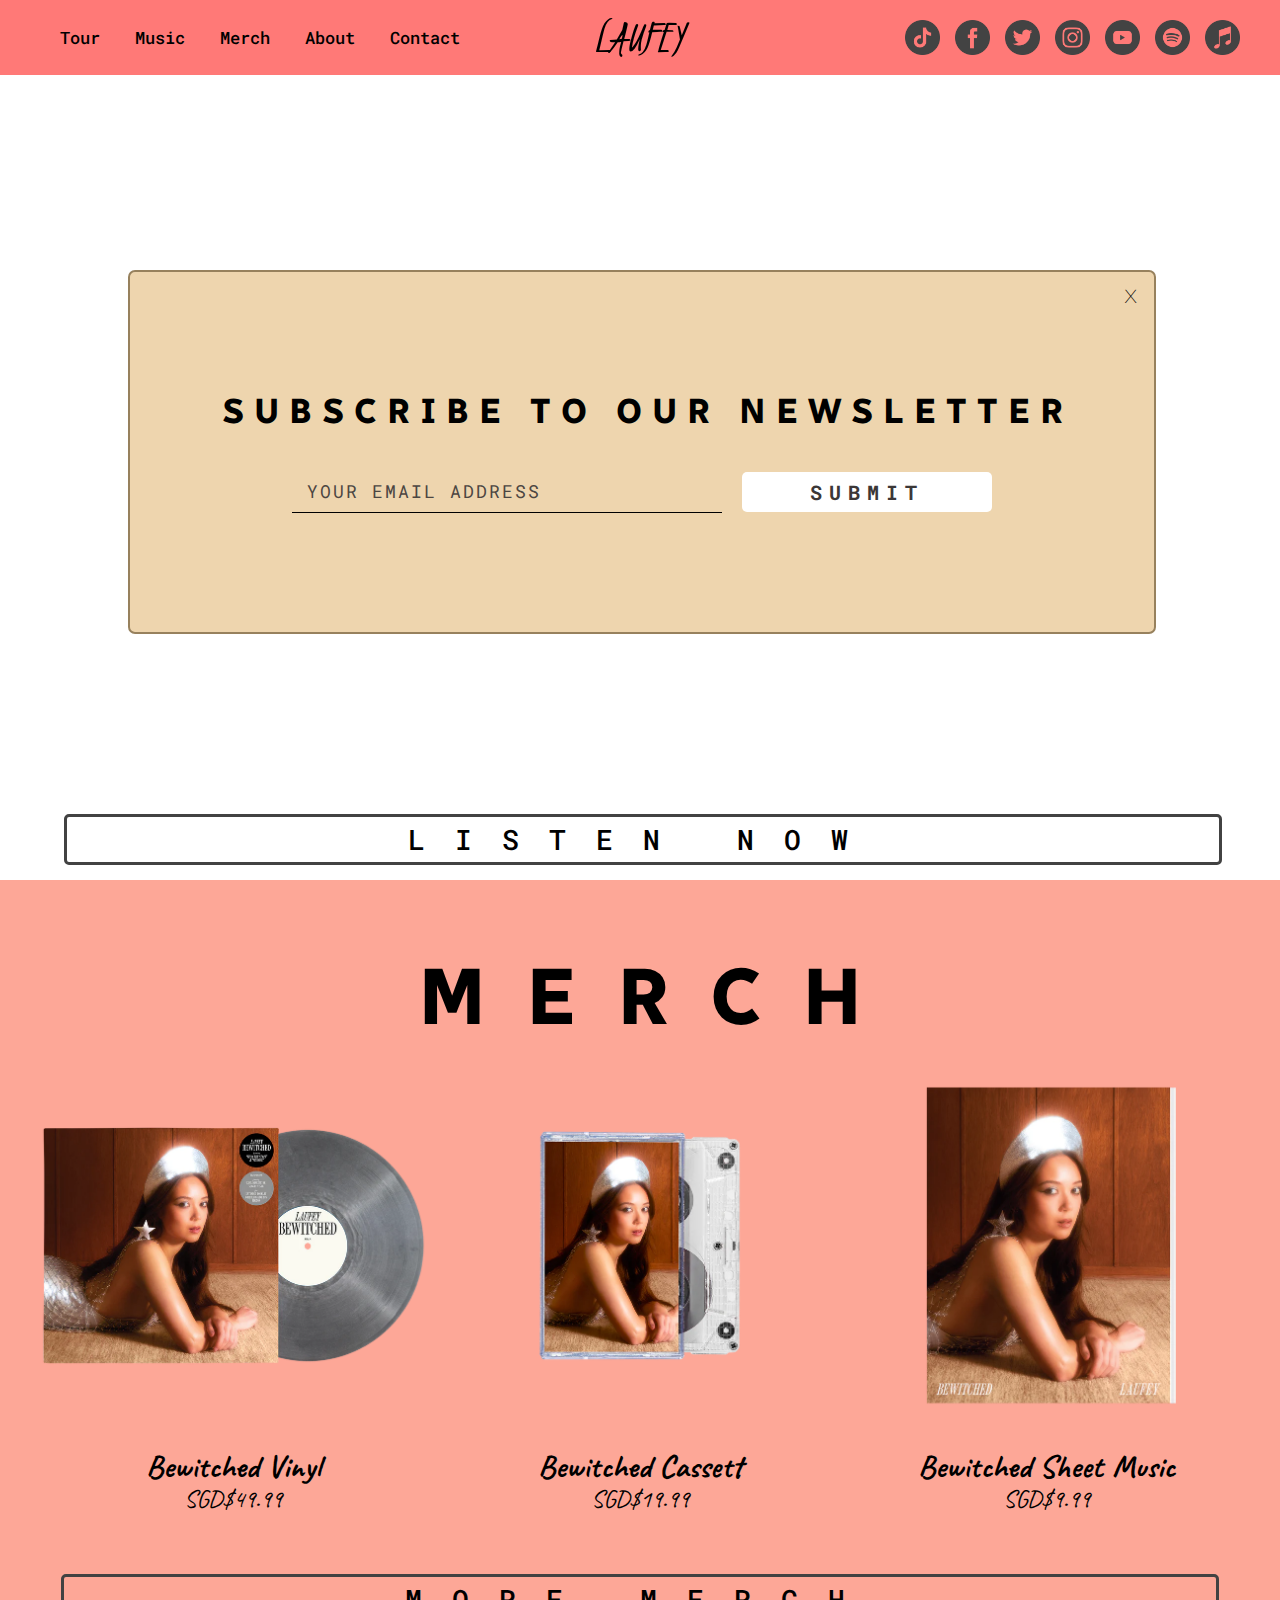
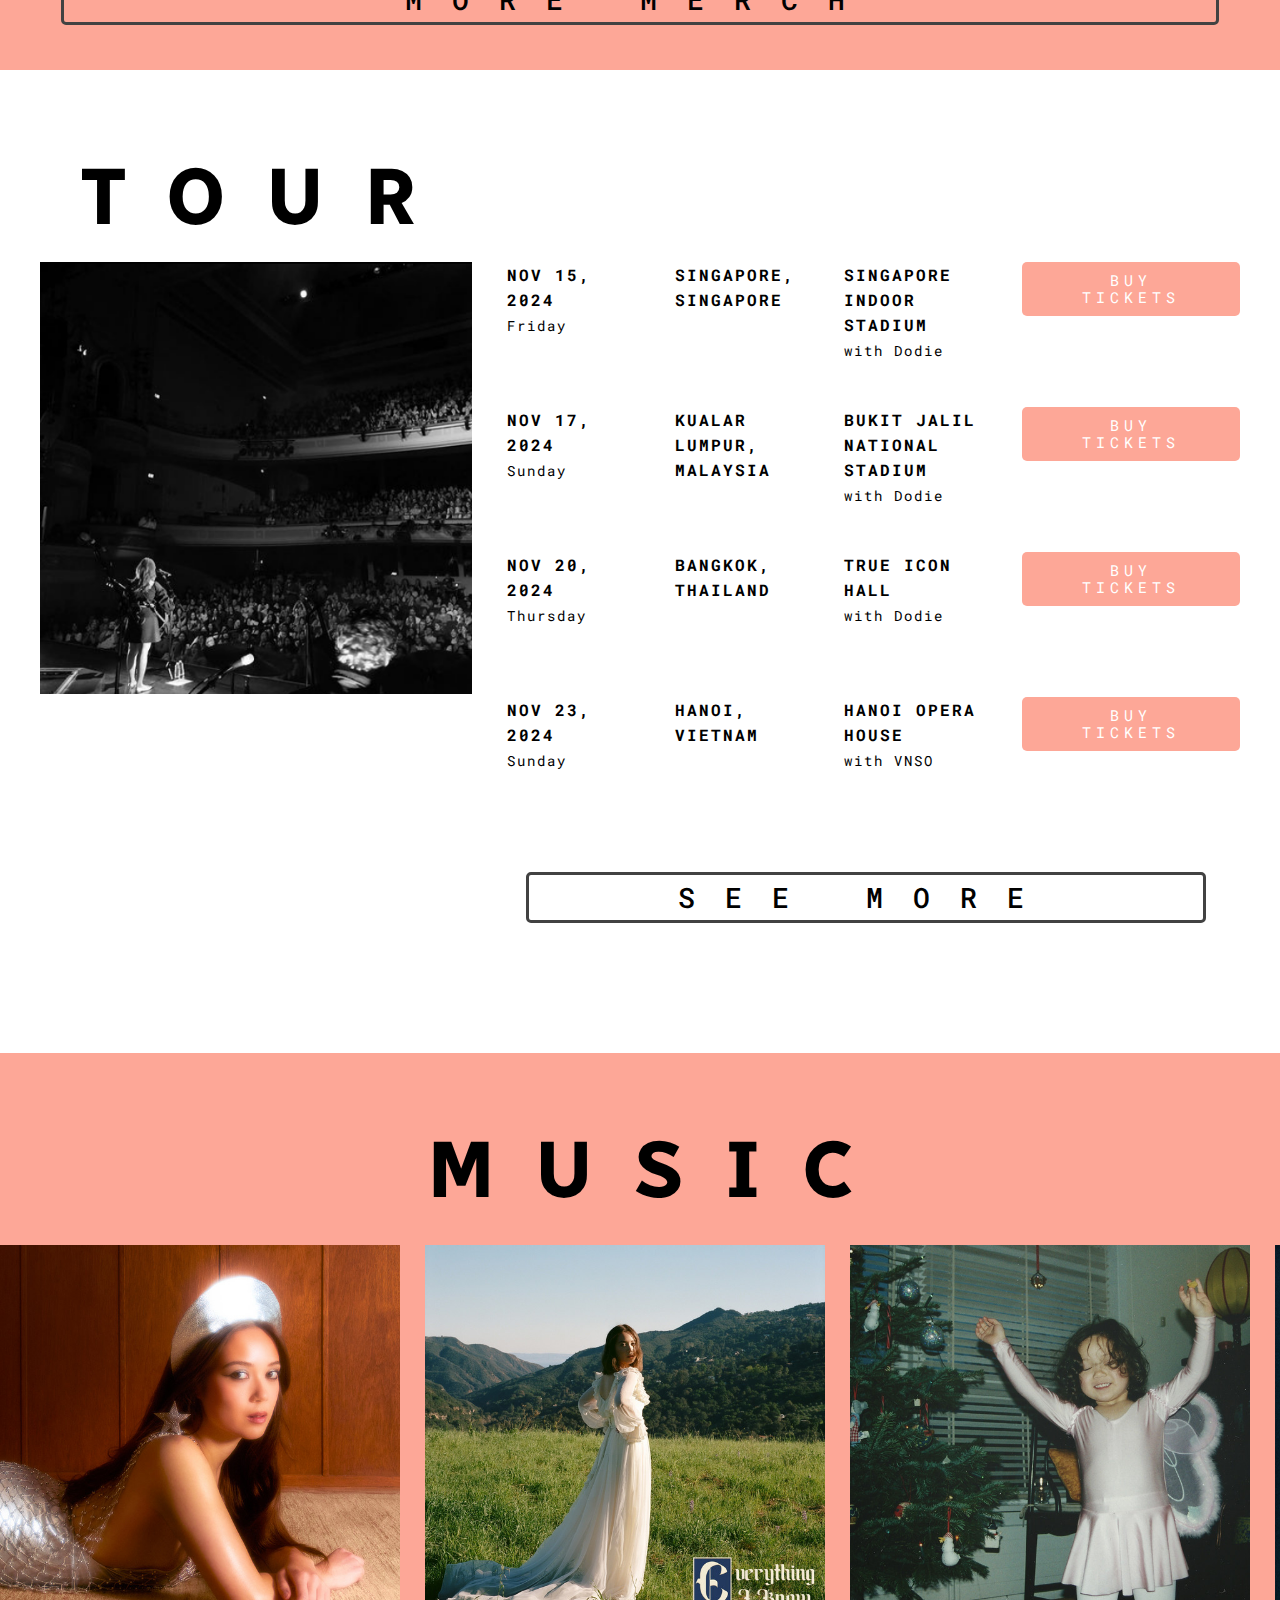
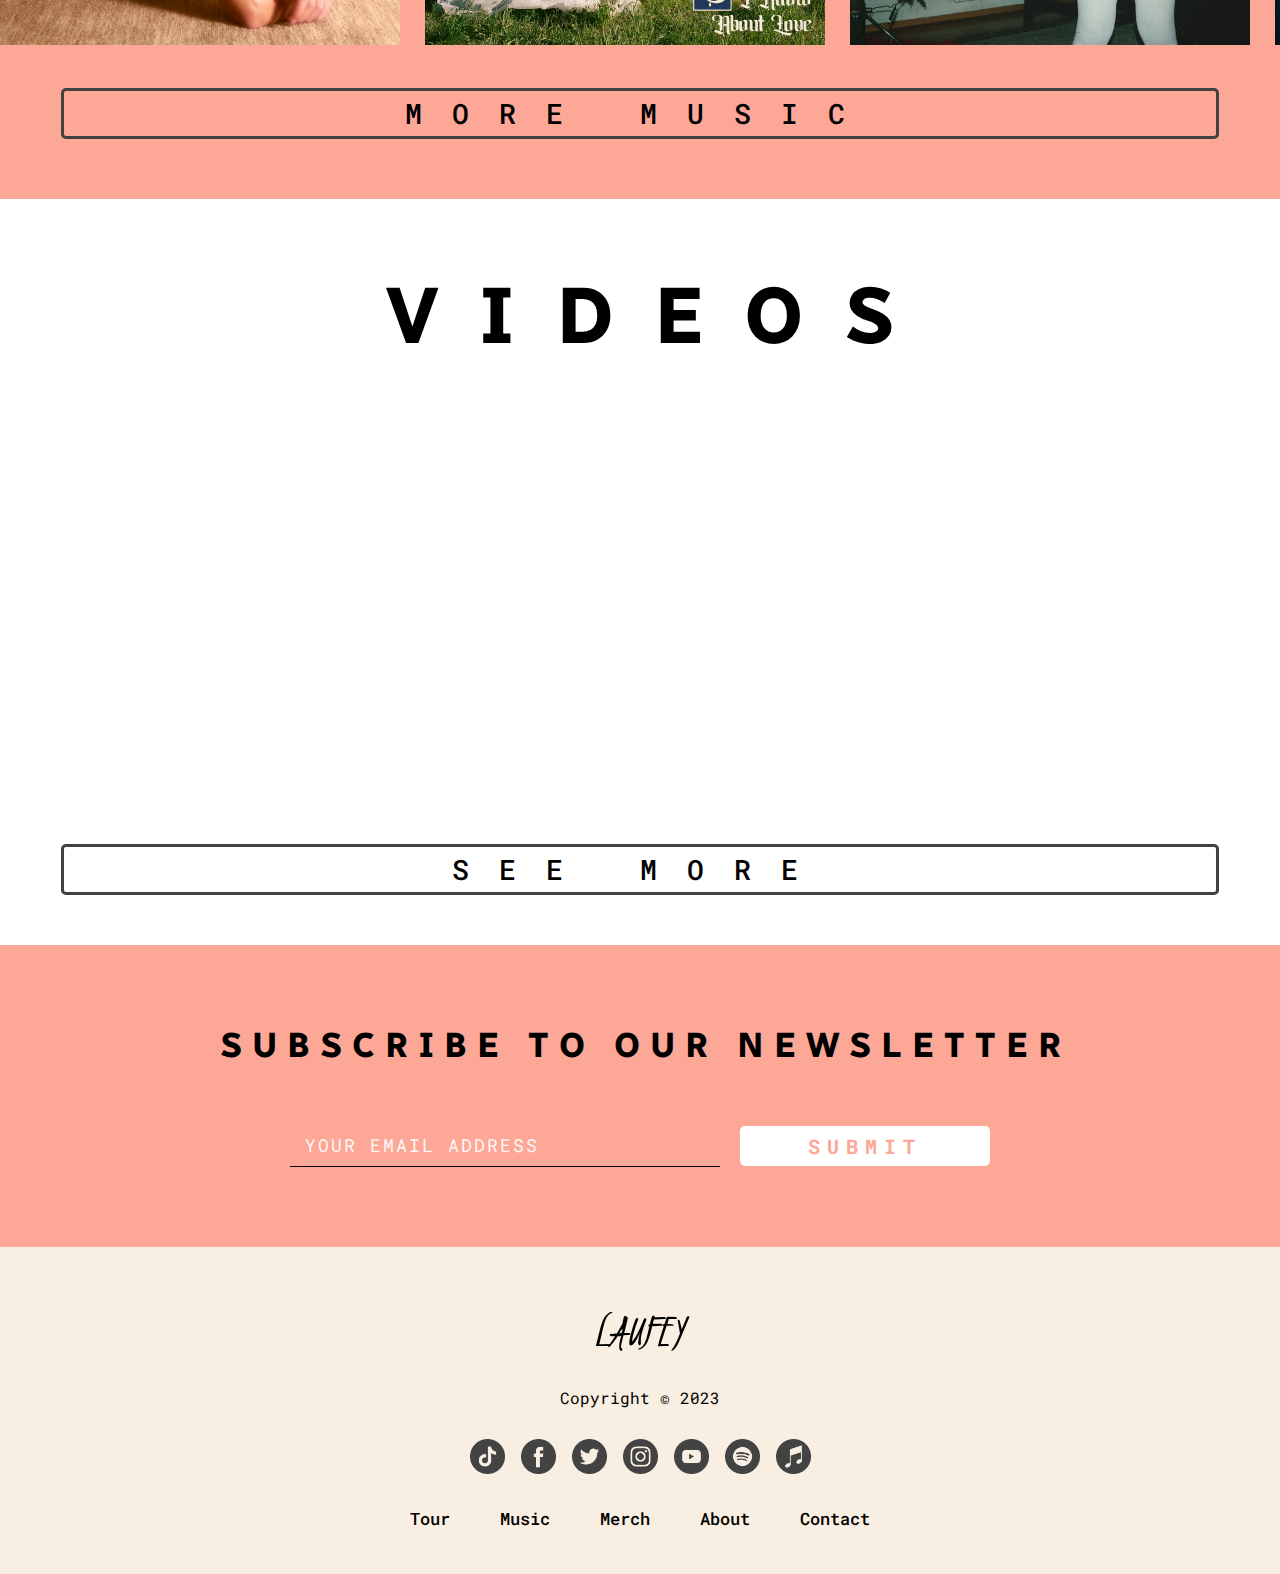
<file: index.html>
<!DOCTYPE html>
<html lang="en">
<head> <!--Head includes all stylesheets, imported fonts, js and meta information-->
    <meta charset="UTF-8">
    <meta name="viewport" content="width=device-width, initial-scale=1.0">
    <link rel="stylesheet" href="css/normalize.css" type="text/css">
    <link rel="stylesheet" href="css/style.css" type="text/css">
    <link rel="preconnect" href="https://fonts.googleapis.com">
    <link rel="preconnect" href="https://fonts.gstatic.com" crossorigin>
    <link href="https://fonts.googleapis.com/css2?family=Caveat&family=Kristi&family=Radio+Canada:wght@300;400;500;600;700&family=Roboto+Mono:wght@100;200;300;400;500;600;700&display=swap" rel="stylesheet">
    <title>Home | Laufey</title>
</head>

<body>
    <header> <!--Header includes navigation bar that sticks to the top as the page scrolls-->
        <nav id = "nav-container"> <!--Container for all navigation bar items-->
            <ul id = "navigation-buttons"> <!--Unordered list for all navigation buttons-->
                <li><a href="html/tour.html">Tour</a></li>
                <li><a href="html/music.html">Music</a></li>
                <li><a href="html/merch.html">Merch</a></li>
                <li><a href="html/about.html">About</a></li>
                <li><a href="html/contact.html">Contact</a></li>
            </ul>   
            <a id = "main-logo" href="index.html">LAUFEY</a> <!--Main Logo for header-->    
            <ul id = "nav-socialmedia-buttons"> <!--Unordered list for all social media buttons-->
                <li><a href="https://www.tiktok.com/@laufey?lang=en" target="_blank"><img src="images/socialmedia/tiktok.png" alt="TikTok"></a></li>
                <li><a href="https://www.facebook.com/laufeymusic/" target="_blank"><img src="images/socialmedia/facebook.png" alt="Facebook"></a></li>
                <li><a href="https://twitter.com/laufey?ref_src=twsrc%5Egoogle%7Ctwcamp%5Eserp%7Ctwgr%5Eauthor" target="_blank"><img src="images/socialmedia/twitter.png" alt="Twitter"></a></li>
                <li><a href="https://www.instagram.com/laufey/?hl=en" target="_blank"><img src="images/socialmedia/instagram.png" alt="Instagram"></a></li>
                <li><a href="https://www.youtube.com/channel/UChpKl3waLmccNeYH9LGYjUQ" target="_blank"><img src="images/socialmedia/youtube.png" alt="Youtube"></a></li>
                <li><a href="https://open.spotify.com/artist/7gW0r5CkdEUMm42w9XpyZO" target="_blank"><img src="images/socialmedia/spotify.png" alt="Spotify"></a></li>
                <li><a href="https://music.apple.com/us/artist/laufey/1504424880" target="_blank"><img src="images/socialmedia/applemusic.png" alt="Apple Music"></a></li>
            </ul>

            <button class = "hamburger" onclick="hamburgerClick()"> <!--Hamburger icon for mobile view -->
                <i class = "bar"></i>
                <i class = "bar"></i>
                <i class = "bar"></i>
            </button>
        </nav>
    </header>

    <main> <!--Main content of the page-->
        <div class = "featured-video"> <!--Featured video section that includes featured youtube video and listen now button-->
            <iframe src="https://www.youtube.com/embed/lSD_L-xic9o?si=01YDSaUPALRLnz-w&amp;autoplay=1&mute=1&rel=0" title="YouTube video player" allow="accelerometer; autoplay; clipboard-write; encrypted-media; gyroscope; picture-in-picture; web-share" allowfullscreen></iframe>
            <a class = "listen-now-button" href = "https://laufey.ffm.to/bewitched" target="_blank">LISTEN NOW</a> <!--Listen now button redirects users to the Bewitched album-->
        </div>
    

        <section class = "featured-merch"> <!--Featured Merch section that includes featured merch and merch details-->
            <h1 class = "merch-title">MERCH</h1> <!--Featured merch title-->
            <div class = "featured-merch-container"> <!--Container for all featured merch items-->
                <div class = "merch-items"> <!--Container for merch items that includes image of Merch and Details on Merch-->
                    <a href="https://store.laufeymusic.com/" target="_blank"><img src="images/merch/laufeymerch-1.webp" alt="Bewitched Vinyl"></a>
                    <p class = "merch-details">
                        <span>Bewitched Vinyl</span><br>
                        SGD$49.99
                    </p>
                </div>
                <div class = "merch-items"> <!--Container for merch items that includes image of Merch and Details on Merch-->
                    <a href="https://store.laufeymusic.com/" target="_blank"><img src="images/merch/laufeymerch-2.webp" alt="Bewitched Cassette"></a>
                    <p class = "merch-details">
                        <span>Bewitched Cassett</span><br>
                        SGD$19.99
                    </p>
                </div>
                <div class = "merch-items"> <!--Container for merch items that includes image of Merch and Details on Merch-->
                    <a href="https://store.laufeymusic.com/" target="_blank"><img src="images/merch/laufeymerch-3.webp" alt="Bewitched Sheet Music"></a>
                    <p class = "merch-details">
                        <span>Bewitched Sheet Music</span><br>
                        SGD$9.99
                    </p>
                </div>
            </div>
            <a class = "more-merch-button" href = "html/merch.html"> <!--Button for more merch that redirects to merch page--> 
                MORE MERCH
            </a>
            
        </section>

        <section id = "featured-tour"> <!--Features tour section that includes latest tour details--> 
            <h1 class = "tour-title">TOUR</h1> <!--Featured tour title--> 
            <div id = "featured-tour-container"> <!--Container to hold all featured tour items and see more button--> 
                <img src="images/tour/feature-image.png" alt="Laufey on Tour"> <!--Featured tour image that only shows on desktop view--> 
                <div class = "tour-items"> <!--Container to hold all featured tour items--> 
                    <div class = "tour-date-details"> <!--Container to hold all tour date detalis for respective tour location--> 
                        <p class = "tour-date">
                            NOV 15, 2024<br><span>Friday</span>
                        </p>
                        <p class = "tour-country">
                            SINGAPORE, <br>SINGAPORE
                        </p>
                        <p class = "tour-location">
                            SINGAPORE INDOOR STADIUM<br><span>with Dodie</span>
                        </p>
                        <a class = "buy-tickets-button" href = "https://www.songkick.com/artists/10139459-laufey" target="_blank">
                            BUY TICKETS
                        </a>
                    </div>
                    <div class = "tour-date-details"> <!--Container to hold all tour date detalis for respective tour location--> 
                        <p class = "tour-date">
                            NOV 17, 2024<br><span>Sunday</span>
                        </p>
                        <p class = "tour-country">
                            KUALAR LUMPUR, <br>MALAYSIA
                        </p>
                        <p class = "tour-location">
                            BUKIT JALIL NATIONAL STADIUM<br><span>with Dodie</span>
                        </p>
                        <a class = "buy-tickets-button" href = "https://www.songkick.com/artists/10139459-laufey" target="_blank">
                            BUY TICKETS
                        </a>
                    </div>
                    <div class = "tour-date-details"> <!--Container to hold all tour date detalis for respective tour location--> 
                        <p class = "tour-date">
                            NOV 20, 2024<br><span>Thursday</span>
                        </p>
                        <p class = "tour-country">
                            BANGKOK, <br>THAILAND
                        </p>
                        <p class = "tour-location">
                            TRUE ICON HALL<br><span>with Dodie</span>
                        </p>
                        <a class = "buy-tickets-button" href = "https://www.songkick.com/artists/10139459-laufey" target="_blank">
                            BUY TICKETS
                        </a>
                    </div>
                    <div class = "tour-date-details"> <!--Container to hold all tour date detalis for respective tour location--> 
                        <p class = "tour-date">
                            NOV 23, 2024<br><span>Sunday</span>
                        </p>
                        <p class = "tour-country">
                            HANOI, <br>VIETNAM
                        </p>
                        <p class = "tour-location">
                            HANOI OPERA HOUSE<br><span>with VNSO</span>
                        </p>
                        <a class = "buy-tickets-button" href = "https://www.songkick.com/artists/10139459-laufey" target="_blank">
                            BUY TICKETS
                        </a>
                    </div>
                    <a class = "see-more-button" href = "html/tour.html">  <!--Container to hold all tour date detalis for respective tour location--> 
                        SEE MORE
                    </a>
                </div>
            </div>
        </section>

        <section id = "featured-music"> <!--Features music section that includes newly published music--> 
            <h1 class = "music-title">MUSIC</h1> <!--Features music title--> 
            <div id = "featured-music-wrapper"> <!--Featured music wrapper for featured music items carousell--> 
                <!--To make it an ininfite loop that doesn't have any blank images, need to repeat the images for seamless loop-->
                <div class = "featured-music-items-carousell"> 
                    <a href="https://laufey.ffm.to/bewitched" target="_blank"><img src="images/music/bewitched.jpeg" alt="Bewitched Album"></a>
                    <a href="https://laufey.ffm.to/eikaldeluxe" target="_blank"><img src="images/music/everything-i-know-about-love.jpeg" alt="Everything I Know About Love Album"></a>
                    <a href="https://laufey.ffm.to/christmasdreaming" target="_blank"><img src="images/music/a-very-laufey-holiday.jpeg" alt="A Very Laufey Holiday! Album"></a>
                    <a href="https://beabadoobee.ffm.to/anighttoremember" target="_blank"><img src="images/music/a-night-to-remember.jpg" alt="A Night To Remember Album"></a>
                </div>
                <div class = "featured-music-items-carousell">
                    <a href="https://laufey.ffm.to/bewitched" target="_blank"><img src="images/music/bewitched.jpeg" alt="Bewitched Album"></a>
                    <a href="https://laufey.ffm.to/eikaldeluxe" target="_blank"><img src="images/music/everything-i-know-about-love.jpeg" alt="Everything I Know About Love Album"></a>
                    <a href="https://laufey.ffm.to/christmasdreaming" target="_blank"><img src="images/music/a-very-laufey-holiday.jpeg" alt="A Very Laufey Holiday! Album"></a>
                    <a href="https://beabadoobee.ffm.to/anighttoremember" target="_blank"><img src="images/music/a-night-to-remember.jpg" alt="A Night To Remember Album"></a>
                </div>
                <div class = "featured-music-items-carousell">
                    <a href="https://laufey.ffm.to/bewitched" target="_blank"><img src="images/music/bewitched.jpeg" alt="Bewitched Album"></a>
                    <a href="https://laufey.ffm.to/eikaldeluxe" target="_blank"><img src="images/music/everything-i-know-about-love.jpeg" alt="Everything I Know About Love Album"></a>
                    <a href="https://laufey.ffm.to/christmasdreaming" target="_blank"><img src="images/music/a-very-laufey-holiday.jpeg" alt="A Very Laufey Holiday! Album"></a>
                    <a href="https://beabadoobee.ffm.to/anighttoremember" target="_blank"><img src="images/music/a-night-to-remember.jpg" alt="A Night To Remember Album"></a>
                </div>
            </div>
            <a class = "more-music-button" href = "html/music.html">  <!--More music button that leads to music page-->
                MORE MUSIC
            </a>
        </section>
 
        <section id = "featured-videos"> <!--Featured videos section that includes newly published videos-->
            <h1 class = "videos-title">VIDEOS</h1> <!--Featured videos title-->
            <div id = "featured-videos-wrapper"> <!--Featured music wrapper for featured music items carousell--> 
                <!--To make it an ininfite loop that doesn't have any blank images, need to repeat the images for seamless loop-->
                <div class = "featured-videos-carousell">
                    <iframe src="https://www.youtube.com/embed/lSD_L-xic9o?si=9SP8mvfur13lxUok&amp;controls=0" title="YouTube video player" allow="accelerometer; autoplay; clipboard-write; encrypted-media; gyroscope; picture-in-picture; web-share" allowfullscreen rel="noopener noreferrer"></iframe>
                    <iframe src="https://www.youtube.com/embed/KUNcP1H7Wi4?si=IbpnPXdK4eJZMkLF&amp;controls=0" title="YouTube video player" allow="accelerometer; autoplay; clipboard-write; encrypted-media; gyroscope; picture-in-picture; web-share" allowfullscreen></iframe>
                    <iframe src="https://www.youtube.com/embed/z2PzxLwA4rM?si=NZvHhBS_fOPgGl9A&amp;controls=0" title="YouTube video player" allow="accelerometer; autoplay; clipboard-write; encrypted-media; gyroscope; picture-in-picture; web-share" allowfullscreen></iframe>
                </div>
                <div class = "featured-videos-carousell">
                    <iframe src="https://www.youtube.com/embed/lSD_L-xic9o?si=9SP8mvfur13lxUok&amp;controls=0" title="YouTube video player" allow="accelerometer; autoplay; clipboard-write; encrypted-media; gyroscope; picture-in-picture; web-share" allowfullscreen></iframe>
                    <iframe src="https://www.youtube.com/embed/KUNcP1H7Wi4?si=IbpnPXdK4eJZMkLF&amp;controls=0" title="YouTube video player" allow="accelerometer; autoplay; clipboard-write; encrypted-media; gyroscope; picture-in-picture; web-share" allowfullscreen></iframe>
                    <iframe src="https://www.youtube.com/embed/z2PzxLwA4rM?si=NZvHhBS_fOPgGl9A&amp;controls=0" title="YouTube video player" allow="accelerometer; autoplay; clipboard-write; encrypted-media; gyroscope; picture-in-picture; web-share" allowfullscreen></iframe>
                </div>
            </div>
            <a class = "see-more-button" target="_blank" href = "https://www.youtube.com/channel/UChpKl3waLmccNeYH9LGYjUQ"> <!--See more button that leads users to Luafey's youtube channel--> 
                SEE MORE
            </a>
        </section>

        <section id = "newsletter"> <!--Newsletter section to allow users to sign up for newsletter-->
            <h2>SUBSCRIBE TO OUR NEWSLETTER</h2>
            <form id = "newsletter-form"> <!--Newsletter form for users to fill in their information and submit-->
                <input type="email" name="email" class="email" placeholder="YOUR EMAIL ADDRESS" required>
                <input type="submit" value="SUBMIT" class="submit">
            </form>
            <div id = "submitted-newsletter-form"> <!--Submitted message that appears after user has filled in the newsletter popup form-->
                <p>Welcome to the Laufey Communtiy!</p>
            </div>
        </section>
      
        <section id = "newsletter-popup"> <!--Newsletter popup that appears when the website loads-->
            <button id="close-popup-button" onclick = "CloseNewsletter()">x</button> <!--Close button that closes the popup-->
            <h2 id = "newsletter-h2">SUBSCRIBE TO OUR NEWSLETTER</h2>
            <form id = "newsletter-popup-form"> 
                <input type="email" name="email" class="email" placeholder="YOUR EMAIL ADDRESS" required>
                <input type="submit" value="SUBMIT" class="submit">
            </form>
            <div id = "submitted-popup-form"> <!--Submitted message that appears after user has filled in the newsletter popup form-->
                <p>Welcome to the Laufey Communtiy!</p>
            </div>
        </section>
    </main>

    <footer id = "footer-container"> <!--Footer section that includes copyright, footer buttons and social media buttons-->
        <a id = "footer-logo" href="index.html">LAUFEY</a>
        <p id = "copyright">Copyright &copy; 2023</p>

        <ul id = "footer-socialmedia-buttons">
            <li><a href="https://www.tiktok.com/@laufey?lang=en" target="_blank"><img src="images/socialmedia/tiktok.png" alt="TikTok"></a></li>
            <li><a href="https://www.facebook.com/laufeymusic/" target="_blank"><img src="images/socialmedia/facebook.png" alt="Facebook"></a></li>
            <li><a href="https://twitter.com/laufey?ref_src=twsrc%5Egoogle%7Ctwcamp%5Eserp%7Ctwgr%5Eauthor" target="_blank"><img src="images/socialmedia/twitter.png" alt="Twitter"></a></li>
            <li><a href="https://www.instagram.com/laufey/?hl=en" target="_blank"><img src="images/socialmedia/instagram.png" alt="Instagram"></a></li>
            <li><a href="https://www.youtube.com/channel/UChpKl3waLmccNeYH9LGYjUQ" target="_blank"><img src="images/socialmedia/youtube.png" alt="Youtube"></a></li>
            <li><a href="https://open.spotify.com/artist/7gW0r5CkdEUMm42w9XpyZO" target="_blank"><img src="images/socialmedia/spotify.png" alt="Spotify"></a></li>
            <li><a href="https://music.apple.com/us/artist/laufey/1504424880" target="_blank"><img src="images/socialmedia/applemusic.png" alt="Apple Music"></a></li>
        </ul>

        <ul id = "footer-buttons">
            <li><a href="html/tour.html">Tour</a></li>
            <li><a href="html/music.html">Music</a></li>
            <li><a href="html/merch.html">Merch</a></li>
            <li><a href="html/about.html">About</a></li>
            <li><a href="html/contact.html">Contact</a></li>
        </ul>   

    </footer>

    <script src="js/main.js"></script> <!--Javascript file link-->
    <script src="js/home.js"></script>
</body>

</html>
</file>
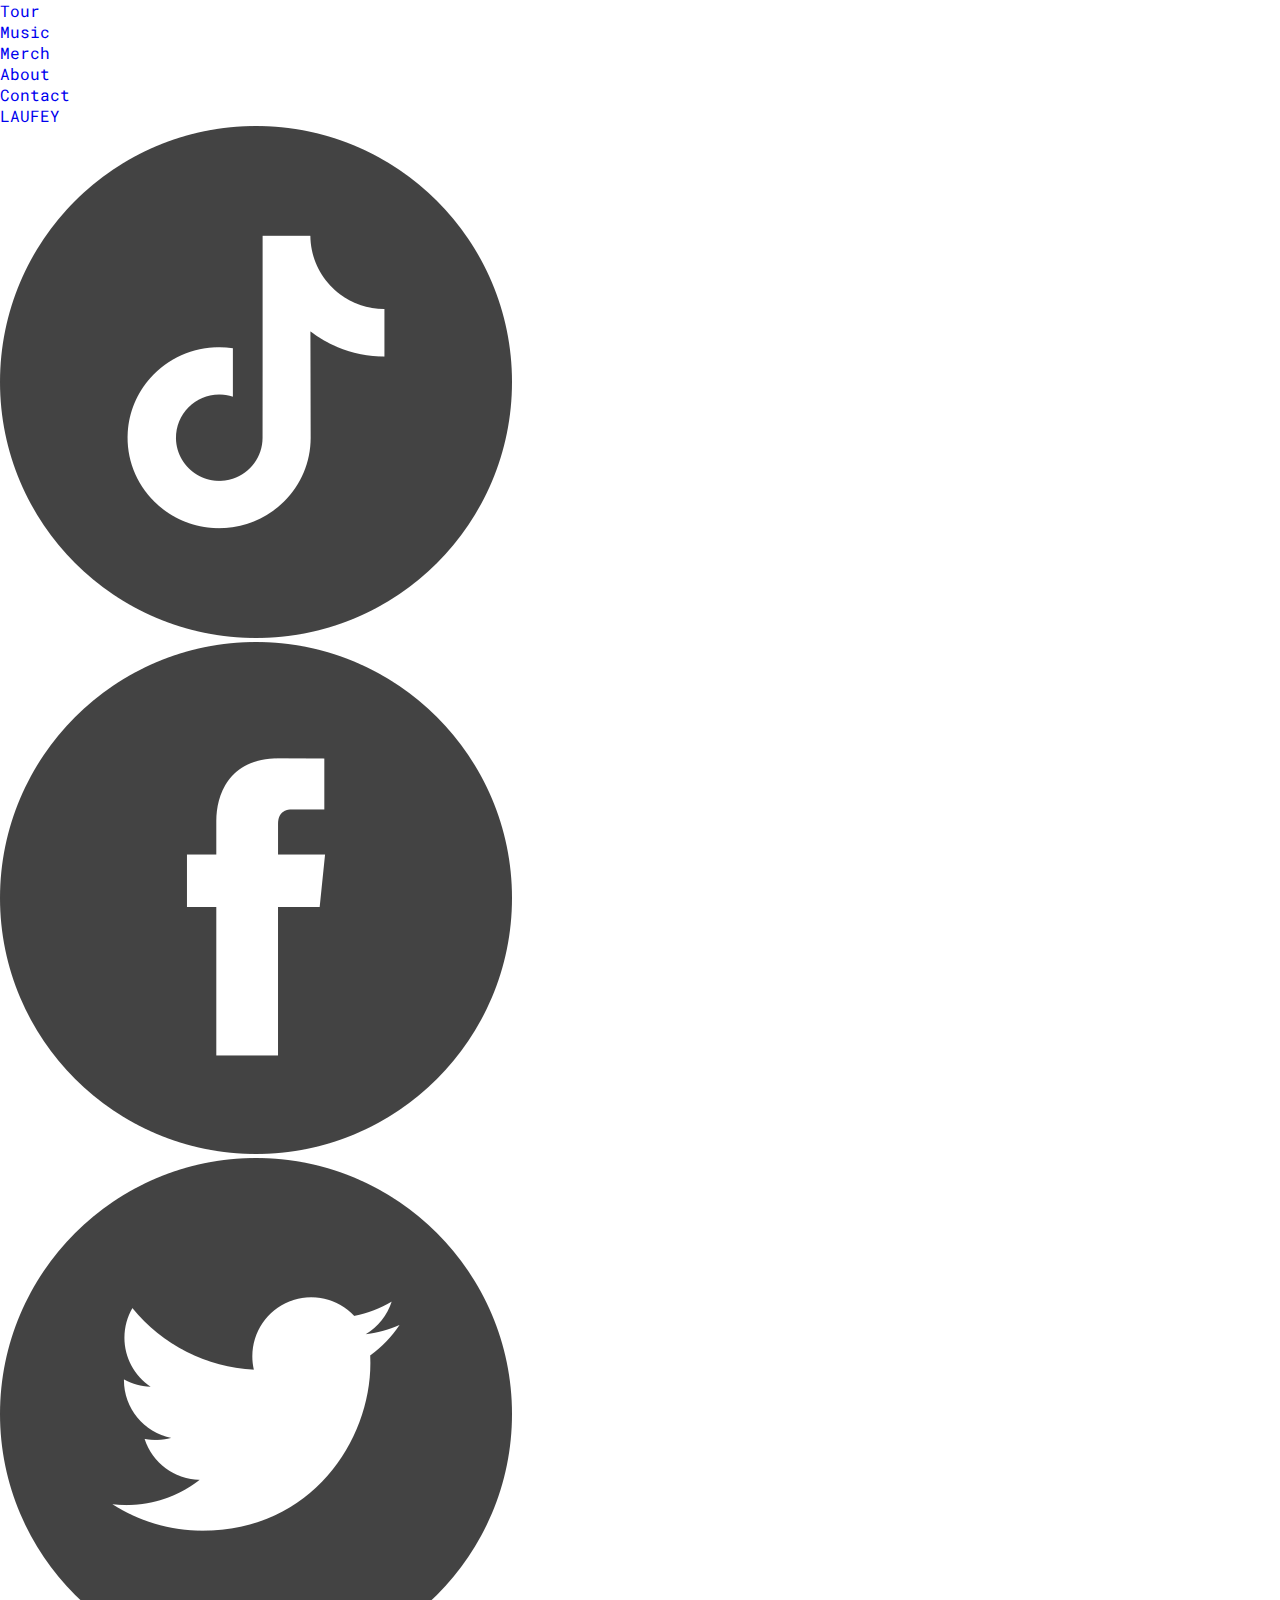
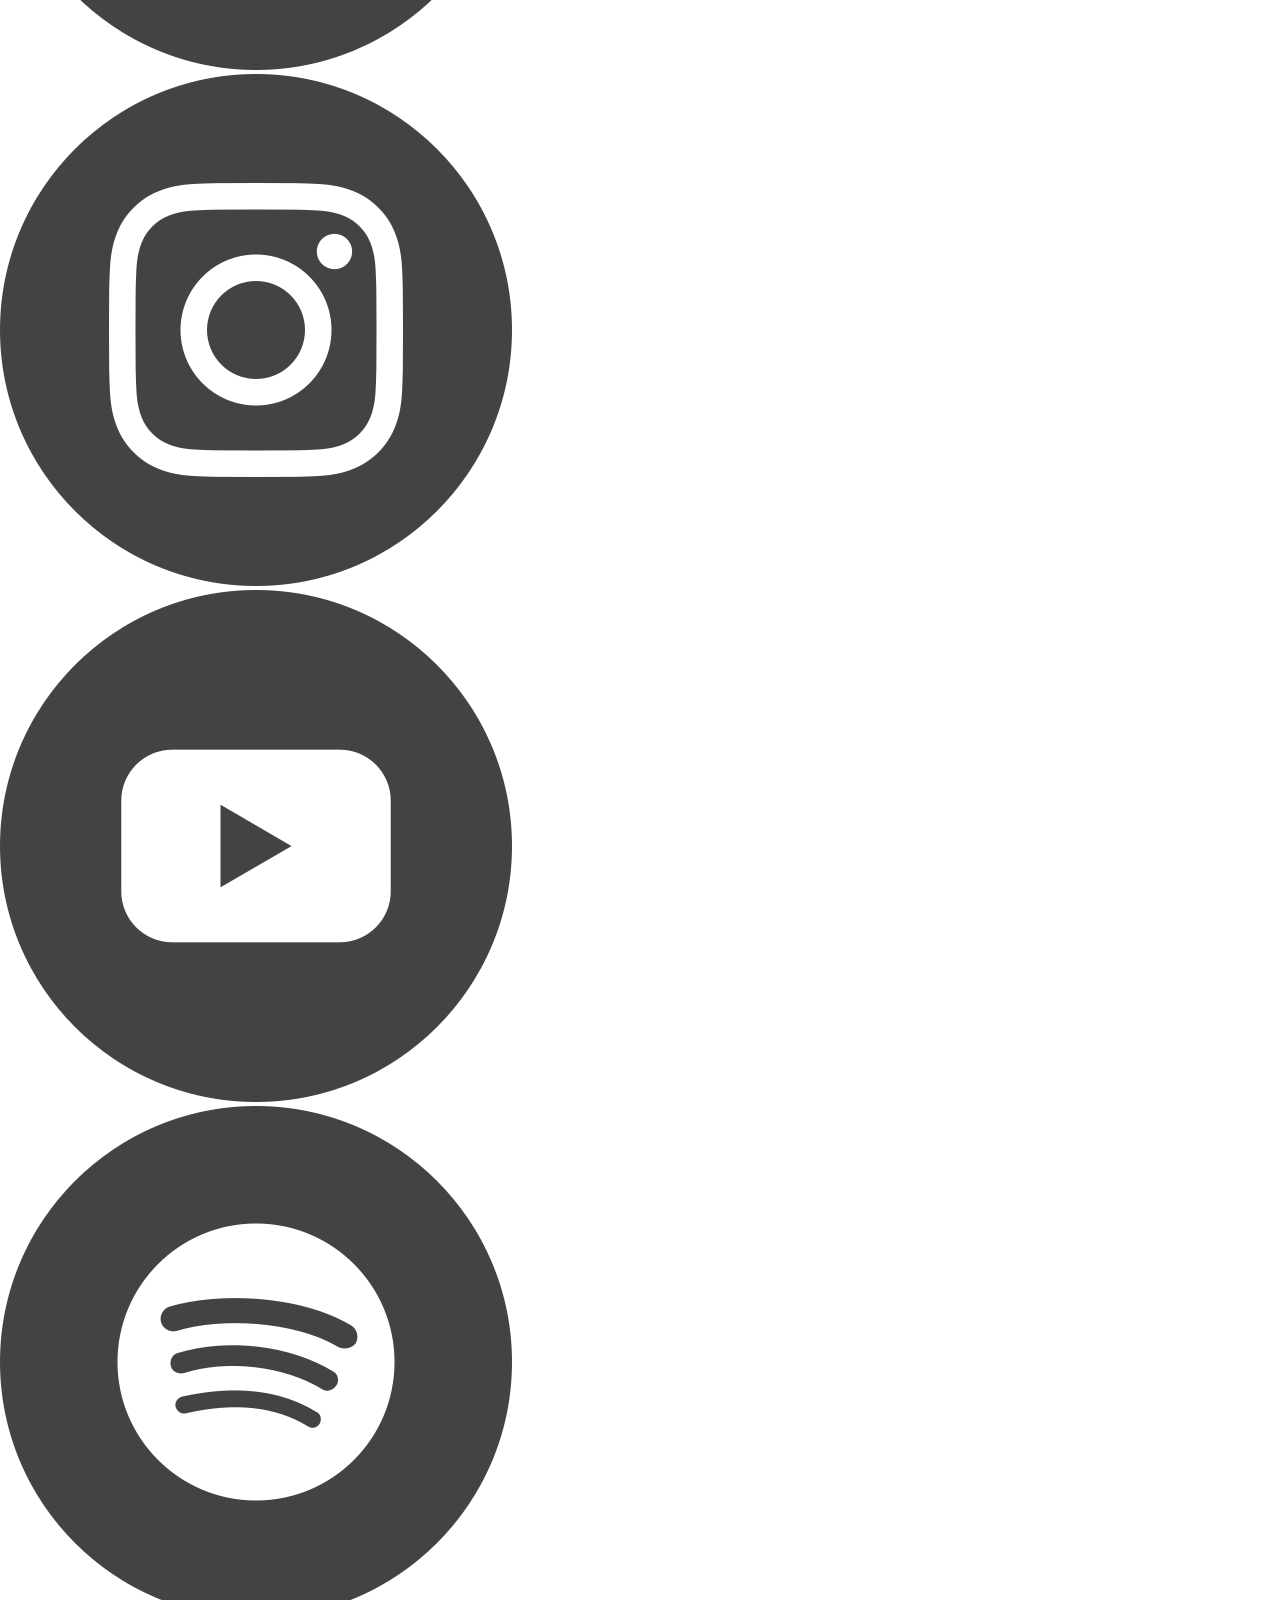
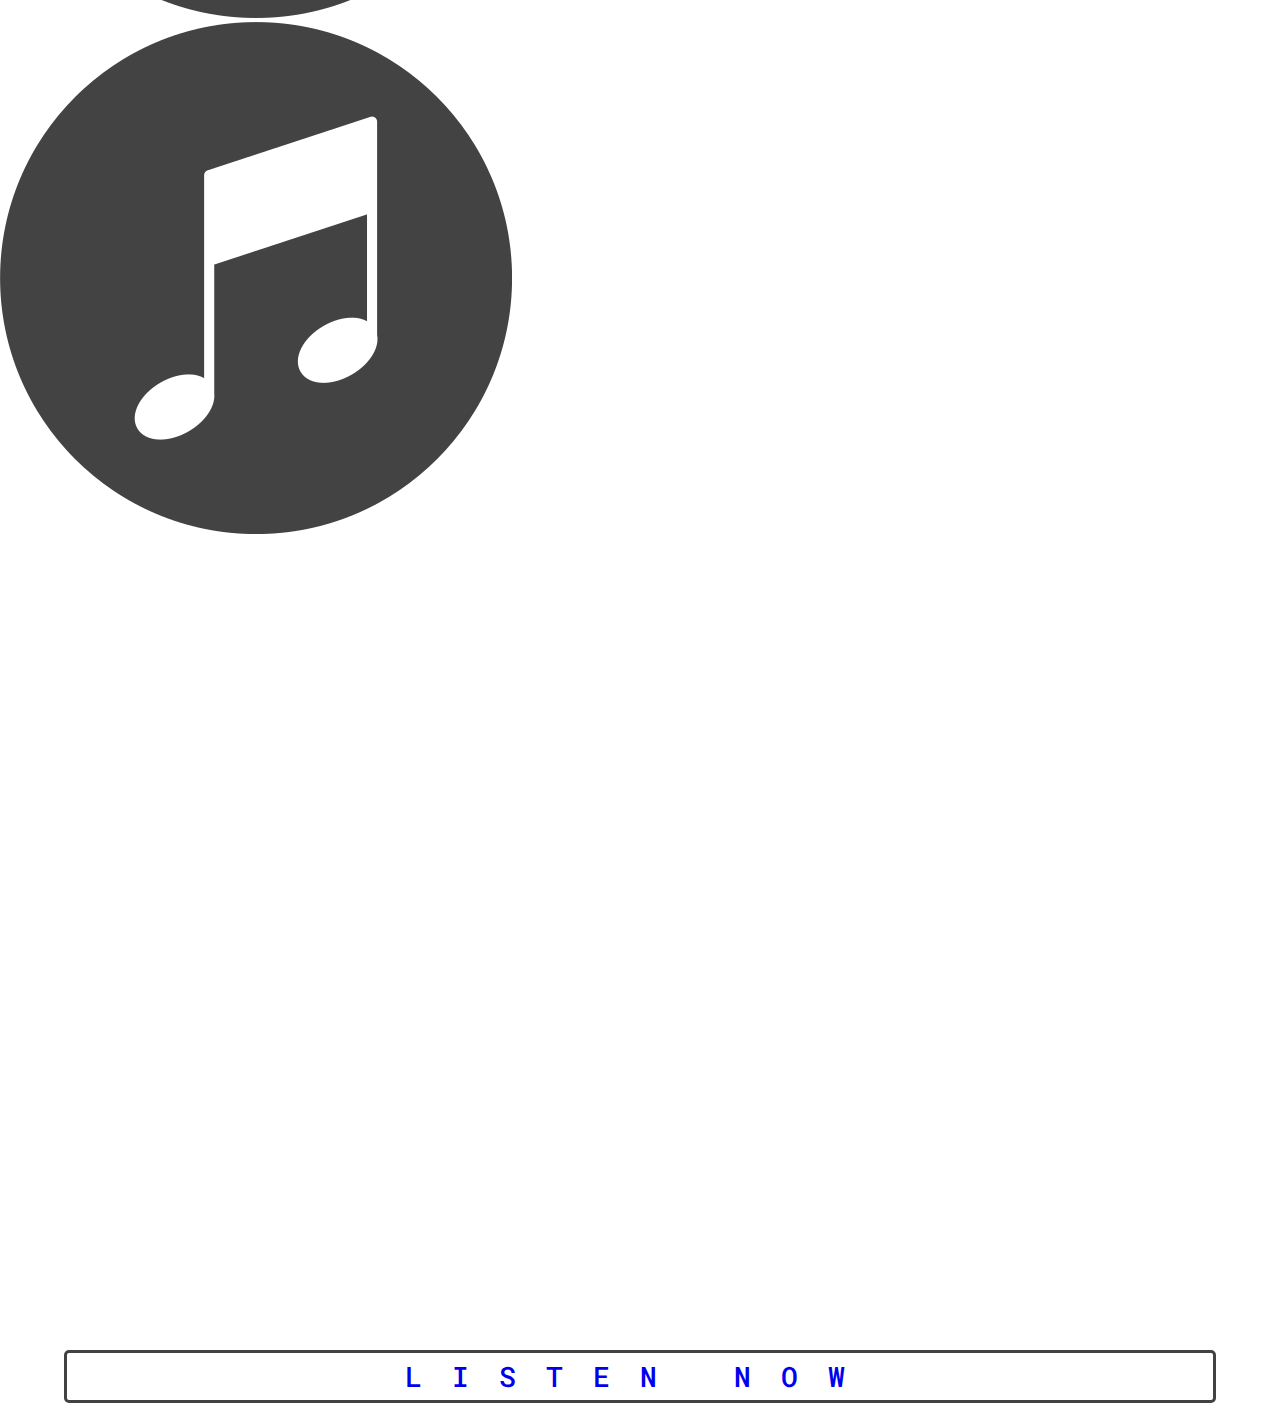
<file: html/index.html>
<!DOCTYPE html>
<html lang="en">
<head>
    <meta charset="UTF-8">
    <meta name="viewport" content="width=device-width, initial-scale=1.0">
    <link rel="stylesheet" href="../css/style.css" type="text/css">
    <link rel="preconnect" href="https://fonts.googleapis.com">
    <link rel="preconnect" href="https://fonts.gstatic.com" crossorigin>
    <link href="https://fonts.googleapis.com/css2?family=Kristi&family=Radio+Canada:wght@700&family=Roboto+Mono:wght@300;500&display=swap" rel="stylesheet">
    <title>Home | Laufey</title>
</head>

<body>
    <header>
        <nav>
            <ul class = "navigation-buttons">
                <li><a href="tour.html">Tour</a></li>
                <li><a href="music.html">Music</a></li>
                <li><a href="merch.html">Merch</a></li>
                <li><a href="about.html">About</a></li>
                <li><a href="contact.html">Contact</a></li>
            </ul>   
            <a class = "logo" href="index.html">LAUFEY</a>
            <ul class = "socialmedia-buttons">
                <li><a href="https://www.tiktok.com/@laufey?lang=en" target="_blank"><img src="../images/socialmedia/tiktok.png" alt="TikTok"></a></li>
                <li><a href="https://www.facebook.com/laufeymusic/" target="_blank"><img src="../images/socialmedia/facebook.png" alt="Facebook"></a></li>
                <li><a href="https://twitter.com/laufey?ref_src=twsrc%5Egoogle%7Ctwcamp%5Eserp%7Ctwgr%5Eauthor" target="_blank"><img src="../images/socialmedia/twitter.png" alt="Twitter"></a></li>
                <li><a href="https://www.instagram.com/laufey/?hl=en" target="_blank"><img src="../images/socialmedia/instagram.png" alt="Instagram"></a></li>
                <li><a href="https://www.youtube.com/channel/UChpKl3waLmccNeYH9LGYjUQ" target="_blank"><img src="../images/socialmedia/youtube.png" alt="Youtube"></a></li>
                <li><a href="https://open.spotify.com/artist/7gW0r5CkdEUMm42w9XpyZO" target="_blank"><img src="../images/socialmedia/spotify.png" alt="Spotify"></a></li>
                <li><a href="https://music.apple.com/us/artist/laufey/1504424880" target="_blank"><img src="../images/socialmedia/applemusic.png" alt="Apple Music"></a></li>
            </ul>
        </nav>
    </header>

    <main class = "featured-video">
        <iframe src="https://www.youtube.com/embed/lSD_L-xic9o?si=baWnsLjwTF1PQ3Kx&amp;autoplay=1&mute=1" title="YouTube video player" frameborder="0" allow="accelerometer; autoplay; clipboard-write; encrypted-media; gyroscope; picture-in-picture; web-share" allowfullscreen></iframe>
        <button class = "listen-now-button">
            <a href = "https://laufey.ffm.to/bewitched" target="_blank">LISTEN NOW
        </button>
    </main>

    
</body>

</html>
</file>
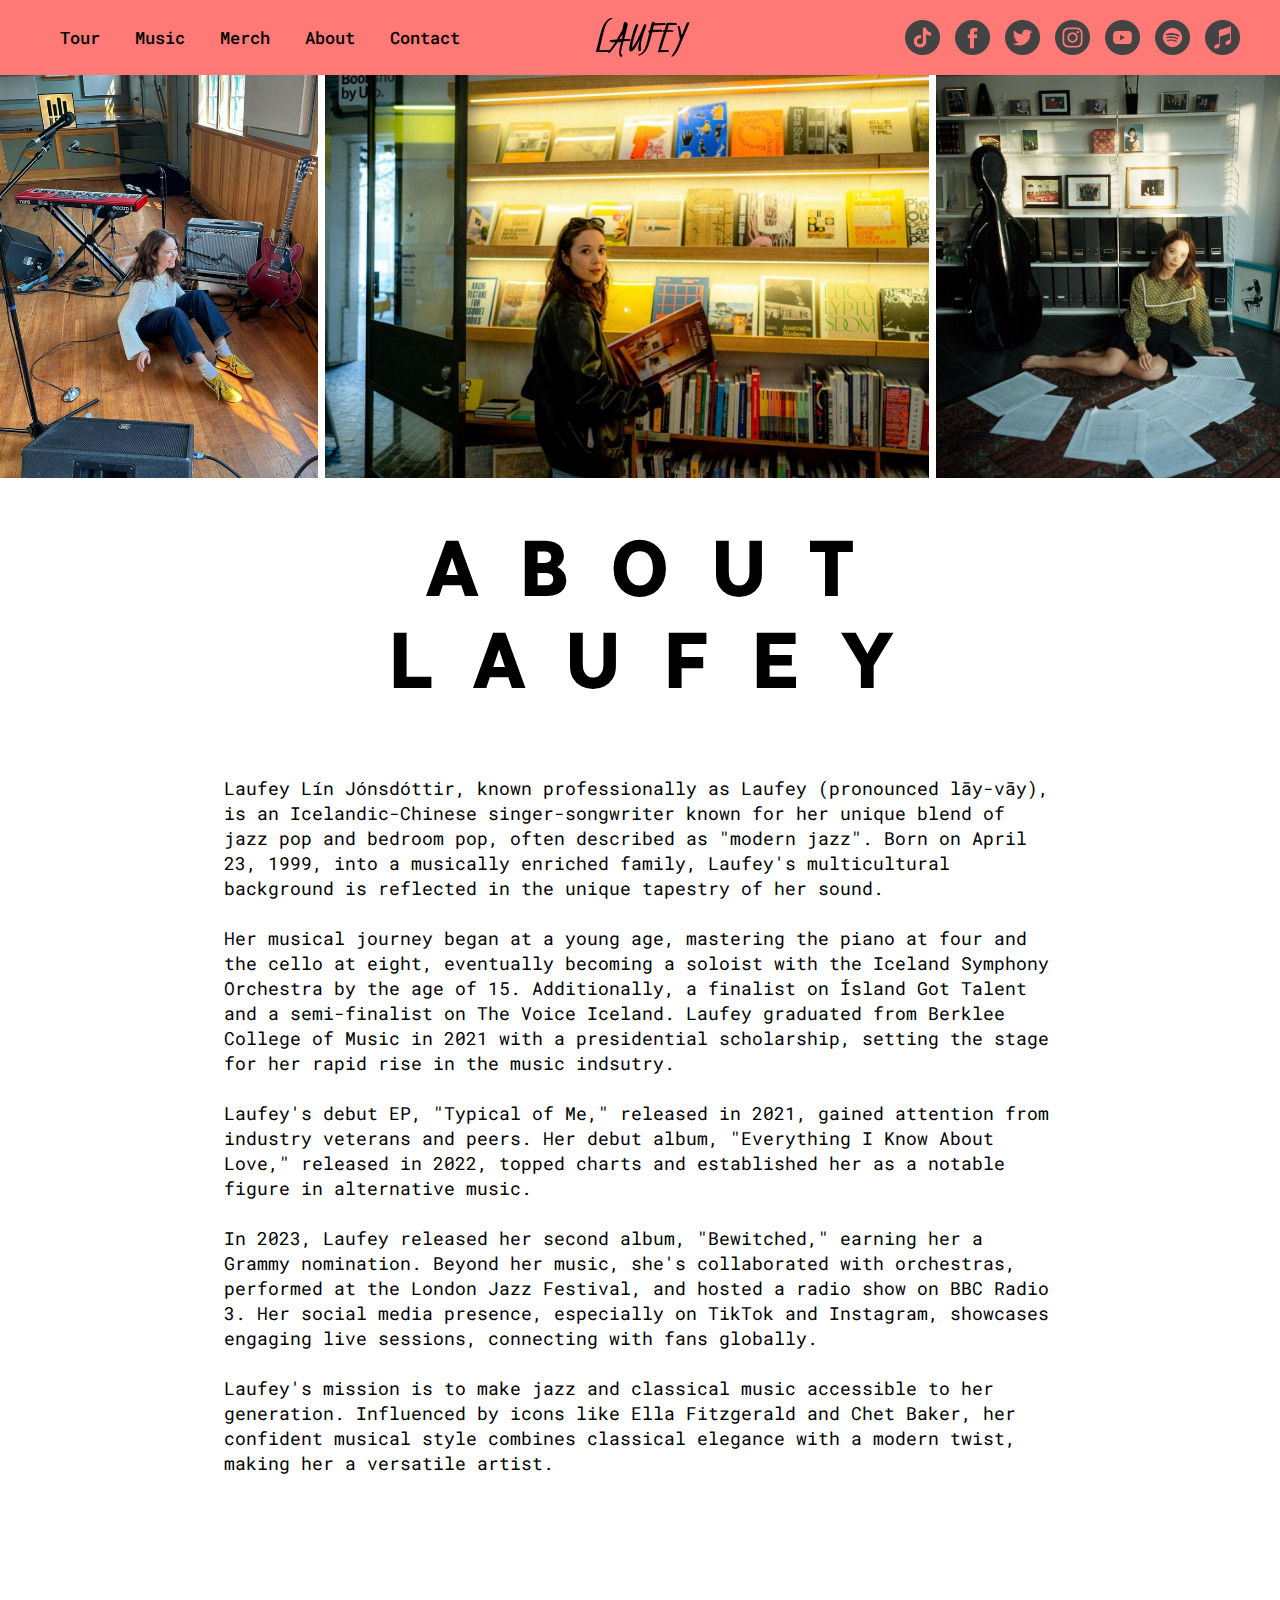
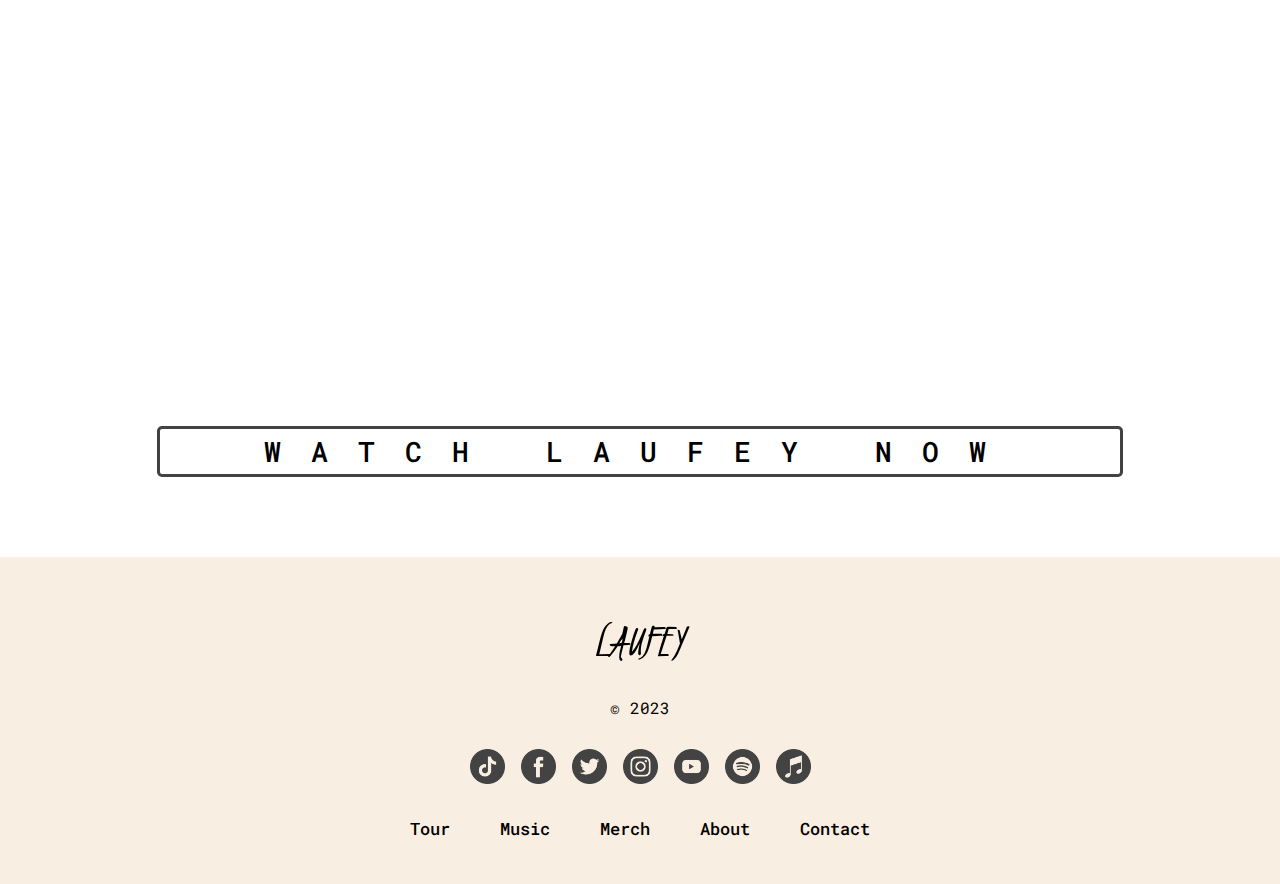
<file: html/about.html>
<!DOCTYPE html>
<html lang="en">
<head> <!--Head includes all stylesheets, imported fonts, js and meta information-->
    <meta charset="UTF-8">
    <meta name="viewport" content="width=device-width, initial-scale=1.0">
    <link rel="stylesheet" href="../css/normalize.css" type="text/css">
    <link rel="stylesheet" href="../css/style.css" type="text/css">
    <link rel="preconnect" href="https://fonts.googleapis.com">
    <link rel="preconnect" href="https://fonts.gstatic.com" crossorigin>
    <link href="https://fonts.googleapis.com/css2?family=Caveat&family=Kristi&family=Radio+Canada:wght@300;400;500;600;700&family=Roboto+Mono:wght@100;200;300;400;500;600;700&display=swap" rel="stylesheet">
    <title>About | Laufey</title>
</head>

<body>
    <header> <!--Header includes navigation bar that sticks to the top as the page scrolls-->
        <nav id = "nav-container"> <!--Container for all navigation bar items-->
            <ul id = "navigation-buttons"> <!--Unordered list for all navigation buttons-->
                <li><a href="tour.html">Tour</a></li>
                <li><a href="music.html">Music</a></li>
                <li><a href="merch.html">Merch</a></li>
                <li><a href="about.html">About</a></li>
                <li><a href="contact.html">Contact</a></li>
            </ul>   
            <a id = "main-logo" href="../index.html">LAUFEY</a> <!--Main Logo for header-->    
            <ul id = "nav-socialmedia-buttons"> <!--Unordered list for all social media buttons-->
                <li><a href="https://www.tiktok.com/@laufey?lang=en" target="_blank"><img src="../images/socialmedia/tiktok.png" alt="TikTok"></a></li>
                <li><a href="https://www.facebook.com/laufeymusic/" target="_blank"><img src="../images/socialmedia/facebook.png" alt="Facebook"></a></li>
                <li><a href="https://twitter.com/laufey?ref_src=twsrc%5Egoogle%7Ctwcamp%5Eserp%7Ctwgr%5Eauthor" target="_blank"><img src="../images/socialmedia/twitter.png" alt="Twitter"></a></li>
                <li><a href="https://www.instagram.com/laufey/?hl=en" target="_blank"><img src="../images/socialmedia/instagram.png" alt="Instagram"></a></li>
                <li><a href="https://www.youtube.com/channel/UChpKl3waLmccNeYH9LGYjUQ" target="_blank"><img src="../images/socialmedia/youtube.png" alt="Youtube"></a></li>
                <li><a href="https://open.spotify.com/artist/7gW0r5CkdEUMm42w9XpyZO" target="_blank"><img src="../images/socialmedia/spotify.png" alt="Spotify"></a></li>
                <li><a href="https://music.apple.com/us/artist/laufey/1504424880" target="_blank"><img src="../images/socialmedia/applemusic.png" alt="Apple Music"></a></li>
            </ul>

            <button class = "hamburger" onclick="hamburgerClick()"> <!--Hamburger icon for mobile view -->
                <i class = "bar"></i>
                <i class = "bar"></i>
                <i class = "bar"></i>
            </button>
        </nav>
    </header>

    <main> <!--Main content of the page-->
        <section id = "featured-about-photos"> <!--Featured about photos section-->
            <!--Photos will link users to her book club/instagram-->
            <a href="https://www.instagram.com/laufey/?hl=en" target="_blank"><img src="../images/about/laufey-instagram-1.png" alt="Laufey Instagram Photo"></a> 
            <a href="https://www.laufeymusic.com/book-club" target="_blank"><img src="../images/about/laufey-book-club.jpg" alt="Laufey Book Club"></a>
            <a href="https://www.instagram.com/laufey/?hl=en" target="_blank"><img src="../images/about/laufey-instagram-2.png" alt="Laufey Instagram Photo"></a>
        </section>
        <h1 id = "about-laufey-title">ABOUT<br> LAUFEY</h1> <!--About Laufey Title-->
        <p id = "about-laufey-info"> <!--About Laufey Info-->
            Laufey Lín Jónsdóttir, known professionally as Laufey (pronounced lāy-vāy), is an Icelandic-Chinese singer-songwriter known for her unique blend of jazz pop and bedroom pop, often described as "modern jazz". Born on April 23, 1999, into a musically enriched family, Laufey's multicultural background is reflected in the unique tapestry of her sound.
            <br><br>
            Her musical journey began at a young age, mastering the piano at four and the cello at eight, eventually becoming a soloist with the Iceland Symphony Orchestra by the age of 15. Additionally, a finalist on Ísland Got Talent and a semi-finalist on The Voice Iceland. Laufey graduated from Berklee College of Music in 2021 with a presidential scholarship, setting the stage for her rapid rise in the music indsutry. 
            <br><br>
            Laufey's debut EP, "Typical of Me," released in 2021, gained attention from industry veterans and peers. Her debut album, "Everything I Know About Love," released in 2022, topped charts and established her as a notable figure in alternative music. 
            <br><br>
            In 2023, Laufey released her second album, "Bewitched," earning her a Grammy nomination. Beyond her music, she's collaborated with orchestras, performed at the London Jazz Festival, and hosted a radio show on BBC Radio 3. Her social media presence, especially on TikTok and Instagram, showcases engaging live sessions, connecting with fans globally.
            <br><br>
            Laufey's mission is to make jazz and classical music accessible to her generation. Influenced by icons like Ella Fitzgerald and Chet Baker, her confident musical style combines classical elegance with a modern twist, making her a versatile artist.
        </p>
        <section id = "featured-about-video"> <!--Featured about video of her vlog-->
            <iframe src="https://www.youtube.com/embed/_5O0SkBeXnE?si=U7mT33Xzxvij3vLq&amp;controls=0" title="YouTube video player" allow="accelerometer; autoplay; clipboard-write; encrypted-media; gyroscope; picture-in-picture; web-share" allowfullscreen></iframe>
            <a class = "watch-laufey-now-button" target="_blank" href = "https://www.youtube.com/channel/UChpKl3waLmccNeYH9LGYjUQ"> <!--Watch Laufey button to lead users to her youtube channel-->
                WATCH LAUFEY NOW
            </a>
        </section>
    </main>

    <footer id = "footer-container"> <!--Footer section that includes copyright, footer buttons and social media buttons-->
        <a id = "footer-logo" href="../index.html">LAUFEY</a>
        <p id = "copyright">&copy; 2023</p>

        <ul id = "footer-socialmedia-buttons">
            <li><a href="https://www.tiktok.com/@laufey?lang=en" target="_blank"><img src="../images/socialmedia/tiktok.png" alt="TikTok"></a></li>
            <li><a href="https://www.facebook.com/laufeymusic/" target="_blank"><img src="../images/socialmedia/facebook.png" alt="Facebook"></a></li>
            <li><a href="https://twitter.com/laufey?ref_src=twsrc%5Egoogle%7Ctwcamp%5Eserp%7Ctwgr%5Eauthor" target="_blank"><img src="../images/socialmedia/twitter.png" alt="Twitter"></a></li>
            <li><a href="https://www.instagram.com/laufey/?hl=en" target="_blank"><img src="../images/socialmedia/instagram.png" alt="Instagram"></a></li>
            <li><a href="https://www.youtube.com/channel/UChpKl3waLmccNeYH9LGYjUQ" target="_blank"><img src="../images/socialmedia/youtube.png" alt="Youtube"></a></li>
            <li><a href="https://open.spotify.com/artist/7gW0r5CkdEUMm42w9XpyZO" target="_blank"><img src="../images/socialmedia/spotify.png" alt="Spotify"></a></li>
            <li><a href="https://music.apple.com/us/artist/laufey/1504424880" target="_blank"><img src="../images/socialmedia/applemusic.png" alt="Apple Music"></a></li>
        </ul>

        <ul id = "footer-buttons">
            <li><a href="tour.html">Tour</a></li>
            <li><a href="music.html">Music</a></li>
            <li><a href="merch.html">Merch</a></li>
            <li><a href="about.html">About</a></li>
            <li><a href="contact.html">Contact</a></li>
        </ul>   

    </footer>
    <script src="../js/main.js"></script> <!--Javascript file link-->
</body>
</html>
</file>
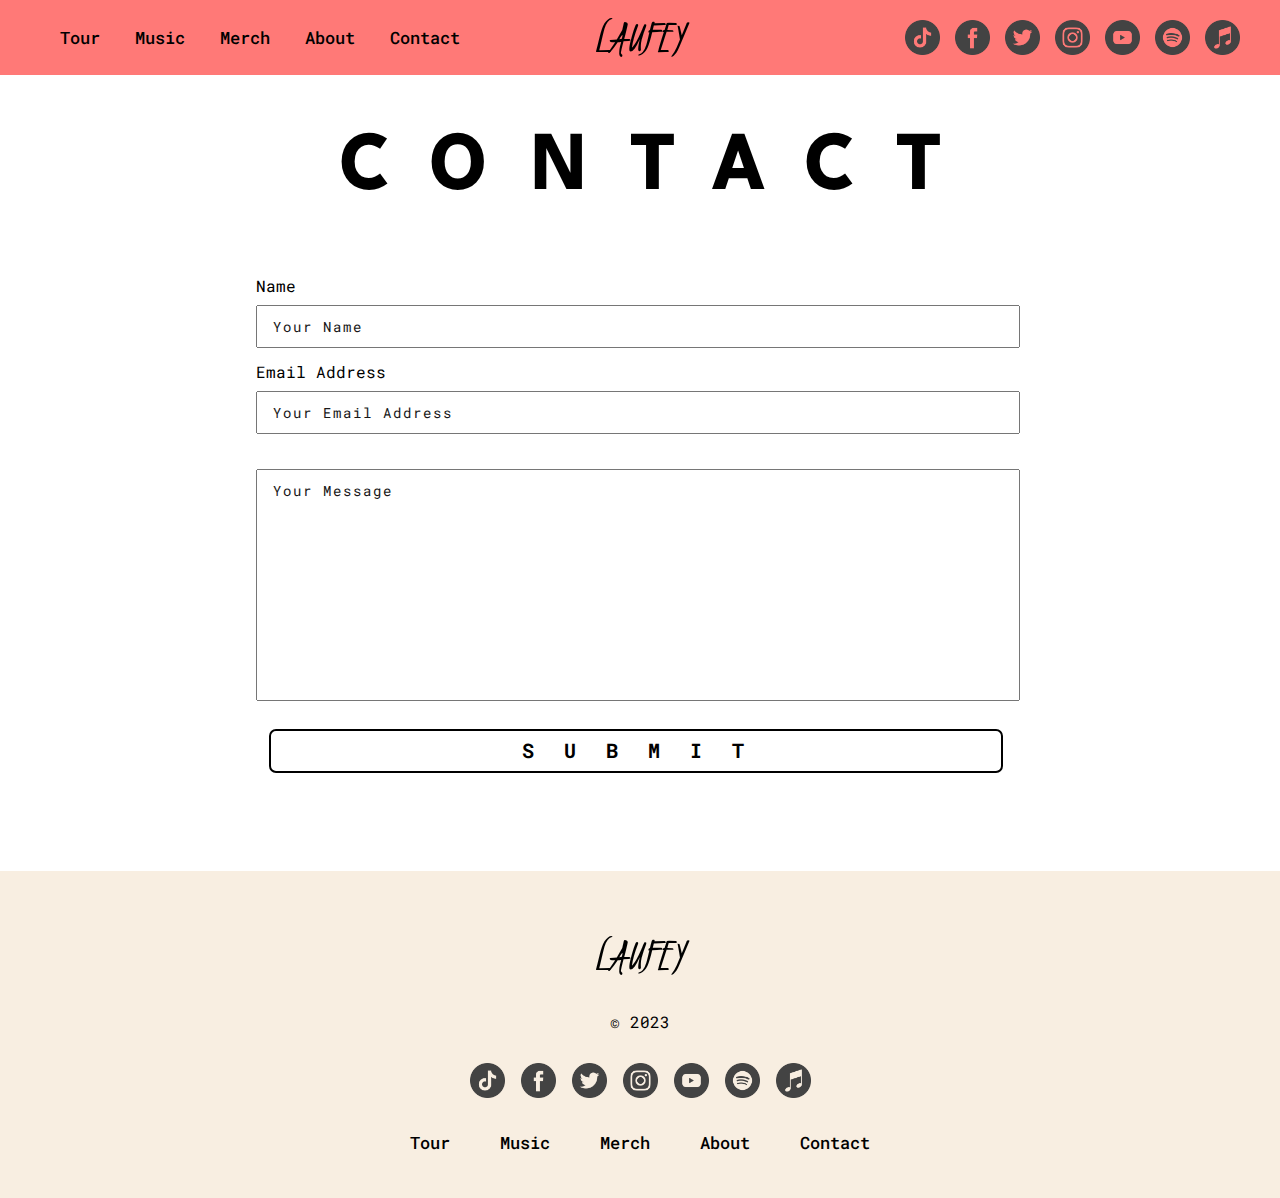
<file: html/contact.html>
<!DOCTYPE html>
<html lang="en">
<head> <!--Head includes all stylesheets, imported fonts, js and meta information-->
    <meta charset="UTF-8">
    <meta name="viewport" content="width=device-width, initial-scale=1.0">
    <link rel="stylesheet" href="../css/normalize.css" type="text/css">
    <link rel="stylesheet" href="../css/style.css" type="text/css">
    <link rel="preconnect" href="https://fonts.googleapis.com">
    <link rel="preconnect" href="https://fonts.gstatic.com" crossorigin>
    <link href="https://fonts.googleapis.com/css2?family=Caveat&family=Kristi&family=Radio+Canada:wght@300;400;500;600;700&family=Roboto+Mono:wght@100;200;300;400;500;600;700&display=swap" rel="stylesheet">
    <title>Contact | Laufey</title>
</head>

<body>
    <header> <!--Header includes navigation bar that sticks to the top as the page scrolls-->
        <nav id = "nav-container"> <!--Container for all navigation bar items-->
            <ul id = "navigation-buttons"> <!--Unordered list for all navigation buttons-->
                <li><a href="tour.html">Tour</a></li>
                <li><a href="music.html">Music</a></li>
                <li><a href="merch.html">Merch</a></li>
                <li><a href="about.html">About</a></li>
                <li><a href="contact.html">Contact</a></li>
            </ul>   
            <a id = "main-logo" href="../index.html">LAUFEY</a> <!--Main Logo for header-->    
            <ul id = "nav-socialmedia-buttons"> <!--Unordered list for all social media buttons-->
                <li><a href="https://www.tiktok.com/@laufey?lang=en" target="_blank"><img src="../images/socialmedia/tiktok.png" alt="TikTok"></a></li>
                <li><a href="https://www.facebook.com/laufeymusic/" target="_blank"><img src="../images/socialmedia/facebook.png" alt="Facebook"></a></li>
                <li><a href="https://twitter.com/laufey?ref_src=twsrc%5Egoogle%7Ctwcamp%5Eserp%7Ctwgr%5Eauthor" target="_blank"><img src="../images/socialmedia/twitter.png" alt="Twitter"></a></li>
                <li><a href="https://www.instagram.com/laufey/?hl=en" target="_blank"><img src="../images/socialmedia/instagram.png" alt="Instagram"></a></li>
                <li><a href="https://www.youtube.com/channel/UChpKl3waLmccNeYH9LGYjUQ" target="_blank"><img src="../images/socialmedia/youtube.png" alt="Youtube"></a></li>
                <li><a href="https://open.spotify.com/artist/7gW0r5CkdEUMm42w9XpyZO" target="_blank"><img src="../images/socialmedia/spotify.png" alt="Spotify"></a></li>
                <li><a href="https://music.apple.com/us/artist/laufey/1504424880" target="_blank"><img src="../images/socialmedia/applemusic.png" alt="Apple Music"></a></li>
            </ul>

            <button class = "hamburger" onclick="hamburgerClick()">
                <!--Hamburger icon for mobile view -->
                <i class = "bar"></i>
                <i class = "bar"></i>
                <i class = "bar"></i>
            </button>
        </nav>
    </header>

    <main> <!--Main content of the page-->
        <h1 id = "contact-title">CONTACT</h1> <!--Contact title-->
        <form id = "contact-form"> <!--Contact form for users to fill in-->
            <label>Name</label>
            <input type="text" placeholder = "Your Name" id = "name" required>
            <label>Email Address</label>
            <input type="email" name="email" id="email" placeholder="Your Email Address" required>
            <input type="text" placeholder = "Your Message" id = "message" required>
            <input type="submit" value="SUBMIT" id="submit">
        </form>
        <div id = "submission-confirmation"> <!--Confirmation that the form has been submitted-->
            <p>Thank you for your submission!</p>
        </div>
    </main>

    <footer id = "footer-container"> <!--Footer section that includes copyright, footer buttons and social media buttons-->
        <a id = "footer-logo" href="../index.html">LAUFEY</a>
        <p id = "copyright">&copy; 2023</p>

        <ul id = "footer-socialmedia-buttons">
            <li><a href="https://www.tiktok.com/@laufey?lang=en" target="_blank"><img src="../images/socialmedia/tiktok.png" alt="TikTok"></a></li>
            <li><a href="https://www.facebook.com/laufeymusic/" target="_blank"><img src="../images/socialmedia/facebook.png" alt="Facebook"></a></li>
            <li><a href="https://twitter.com/laufey?ref_src=twsrc%5Egoogle%7Ctwcamp%5Eserp%7Ctwgr%5Eauthor" target="_blank"><img src="../images/socialmedia/twitter.png" alt="Twitter"></a></li>
            <li><a href="https://www.instagram.com/laufey/?hl=en" target="_blank"><img src="../images/socialmedia/instagram.png" alt="Instagram"></a></li>
            <li><a href="https://www.youtube.com/channel/UChpKl3waLmccNeYH9LGYjUQ" target="_blank"><img src="../images/socialmedia/youtube.png" alt="Youtube"></a></li>
            <li><a href="https://open.spotify.com/artist/7gW0r5CkdEUMm42w9XpyZO" target="_blank"><img src="../images/socialmedia/spotify.png" alt="Spotify"></a></li>
            <li><a href="https://music.apple.com/us/artist/laufey/1504424880" target="_blank"><img src="../images/socialmedia/applemusic.png" alt="Apple Music"></a></li>
        </ul>

        <ul id = "footer-buttons">
            <li><a href="tour.html">Tour</a></li>
            <li><a href="music.html">Music</a></li>
            <li><a href="merch.html">Merch</a></li>
            <li><a href="about.html">About</a></li>
            <li><a href="contact.html">Contact</a></li>
        </ul>   

    </footer>
    <script src="../js/main.js"></script> <!--Javascript file link-->
    <script src="../js/contact.js"></script>
</body>
</html>
</file>
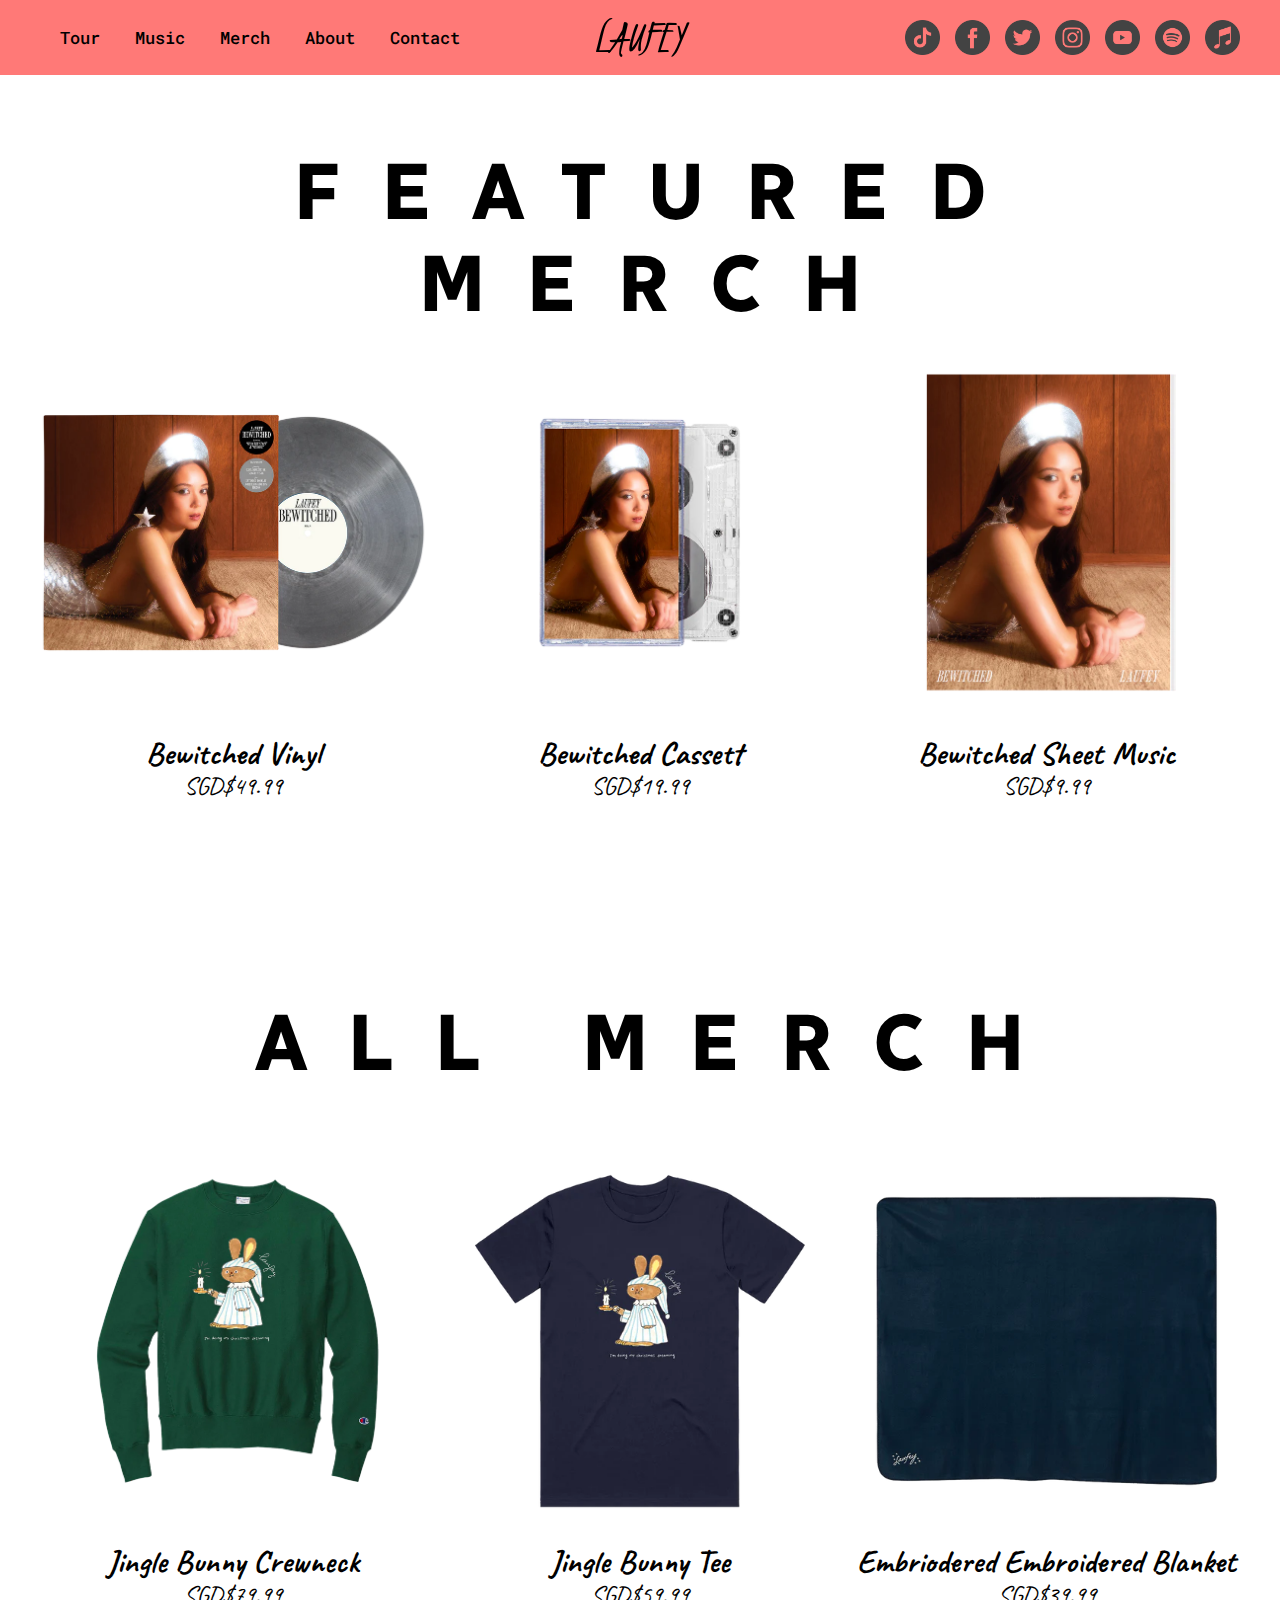
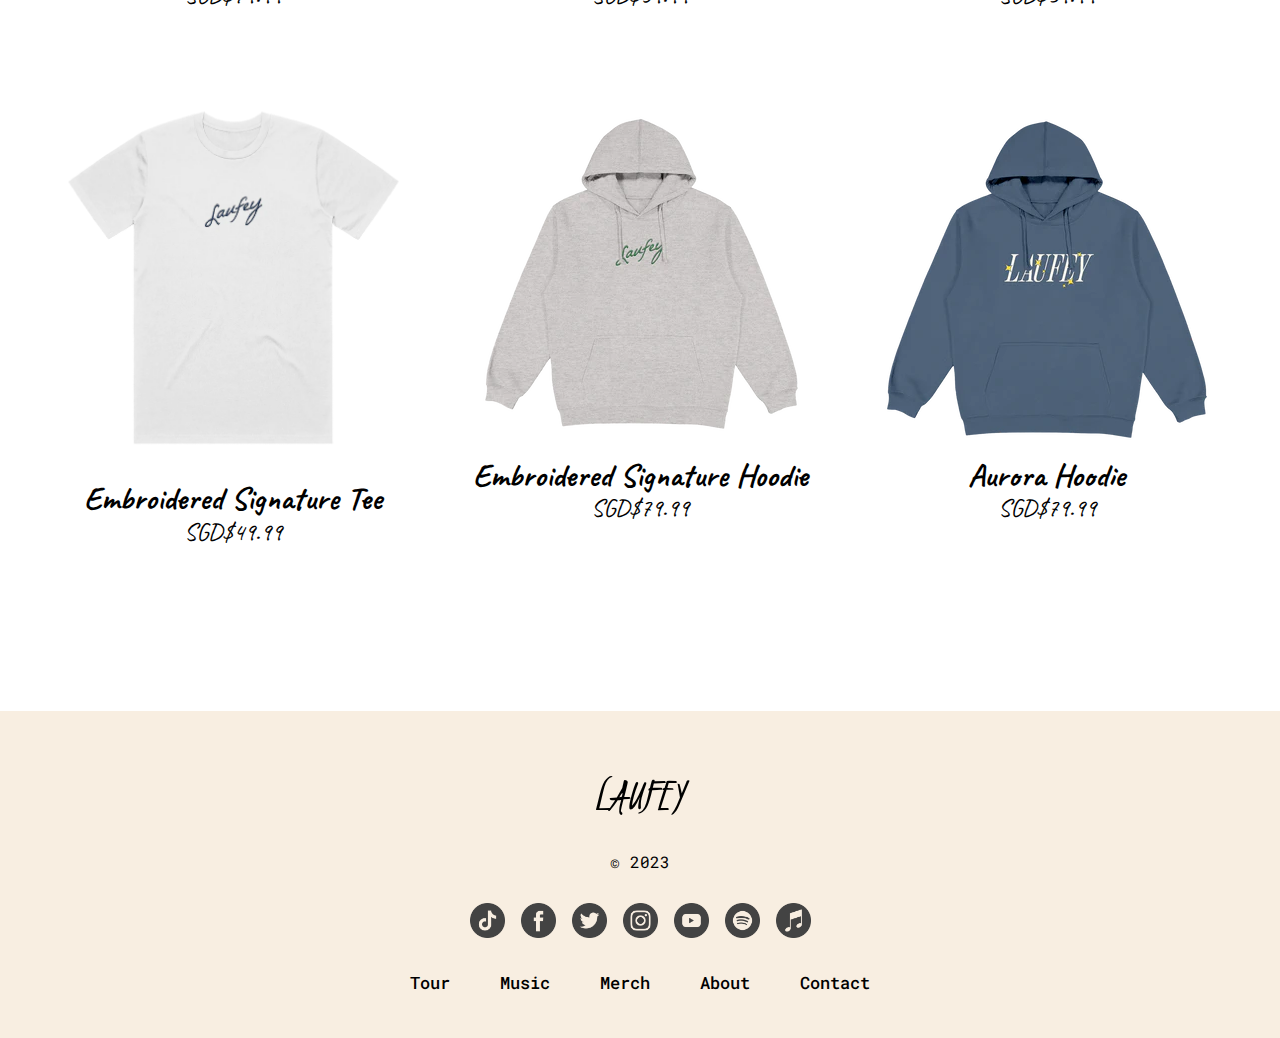
<file: html/merch.html>
<!DOCTYPE html>
<html lang="en">
<head> <!--Head includes all stylesheets, imported fonts, js and meta information-->
    <meta charset="UTF-8">
    <meta name="viewport" content="width=device-width, initial-scale=1.0">
    <link rel="stylesheet" href="../css/normalize.css" type="text/css">
    <link rel="stylesheet" href="../css/style.css" type="text/css">
    <link rel="preconnect" href="https://fonts.googleapis.com">
    <link rel="preconnect" href="https://fonts.gstatic.com" crossorigin>
    <link href="https://fonts.googleapis.com/css2?family=Caveat&family=Kristi&family=Radio+Canada:wght@300;400;500;600;700&family=Roboto+Mono:wght@100;200;300;400;500;600;700&display=swap" rel="stylesheet">
    <title>Merch | Laufey</title>
</head>

<body>
    <header> <!--Header includes navigation bar that sticks to the top as the page scrolls-->
        <nav id = "nav-container"> <!--Container for all navigation bar items-->
            <ul id = "navigation-buttons"> <!--Unordered list for all navigation buttons-->
                <li><a href="tour.html">Tour</a></li>
                <li><a href="music.html">Music</a></li>
                <li><a href="merch.html">Merch</a></li>
                <li><a href="about.html">About</a></li>
                <li><a href="contact.html">Contact</a></li>
            </ul>   
            <a id = "main-logo" href="../index.html">LAUFEY</a> <!--Main Logo for header-->    
            <ul id = "nav-socialmedia-buttons"> <!--Unordered list for all social media buttons-->
                <li><a href="https://www.tiktok.com/@laufey?lang=en" target="_blank"><img src="../images/socialmedia/tiktok.png" alt="TikTok"></a></li>
                <li><a href="https://www.facebook.com/laufeymusic/" target="_blank"><img src="../images/socialmedia/facebook.png" alt="Facebook"></a></li>
                <li><a href="https://twitter.com/laufey?ref_src=twsrc%5Egoogle%7Ctwcamp%5Eserp%7Ctwgr%5Eauthor" target="_blank"><img src="../images/socialmedia/twitter.png" alt="Twitter"></a></li>
                <li><a href="https://www.instagram.com/laufey/?hl=en" target="_blank"><img src="../images/socialmedia/instagram.png" alt="Instagram"></a></li>
                <li><a href="https://www.youtube.com/channel/UChpKl3waLmccNeYH9LGYjUQ" target="_blank"><img src="../images/socialmedia/youtube.png" alt="Youtube"></a></li>
                <li><a href="https://open.spotify.com/artist/7gW0r5CkdEUMm42w9XpyZO" target="_blank"><img src="../images/socialmedia/spotify.png" alt="Spotify"></a></li>
                <li><a href="https://music.apple.com/us/artist/laufey/1504424880" target="_blank"><img src="../images/socialmedia/applemusic.png" alt="Apple Music"></a></li>
            </ul>

            <button class = "hamburger" onclick="hamburgerClick()"> <!--Hamburger icon for mobile view -->
                <i class = "bar"></i>
                <i class = "bar"></i>
                <i class = "bar"></i>
            </button>
        </nav>
    </header>

    <main id = "merch-html"> <!--Main content of the page-->
        <section class = "featured-merch"> <!--Featured Merch Section-->
            <h1 class = "merch-title">FEATURED MERCH</h1>
            <div class = "featured-merch-container">
                <div class = "merch-items">
                    <a href="https://store.laufeymusic.com/" target="_blank"><img src="../images/merch/laufeymerch-1.webp" alt="Bewitched Vinyl"></a>
                    <p class = "merch-details">
                        <span>Bewitched Vinyl</span><br>
                        SGD$49.99
                    </p>
                </div>
                <div class = "merch-items">
                    <a href="https://store.laufeymusic.com/" target="_blank"><img src="../images/merch/laufeymerch-2.webp" alt="Bewitched Cassette"></a>
                    <p class = "merch-details">
                        <span>Bewitched Cassett</span><br>
                        SGD$19.99
                    </p>
                </div>
                <div class = "merch-items">
                    <a href="https://store.laufeymusic.com/" target="_blank"><img src="../images/merch/laufeymerch-3.webp" alt="Bewitched Sheet Music"></a>
                    <p class = "merch-details">
                        <span>Bewitched Sheet Music</span><br>
                        SGD$9.99
                    </p>
                </div>
            </div>   
        </section>

        <section id = "all-merch"> <!--All merch section-->
            <h1 class = "merch-title">ALL MERCH</h1>
            <div class = "all-merch-container">
                <div class = "merch-items">
                    <a href="https://store.laufeymusic.com/" target="_blank"><img src="../images/merch/laufeymerch-4.webp" alt="Jingle Bunny Crewneck"></a>
                    <p class = "merch-details">
                        <span>Jingle Bunny Crewneck</span><br>
                        SGD$79.99
                    </p>
                </div>
                <div class = "merch-items">
                    <a href="https://store.laufeymusic.com/" target="_blank"><img src="../images/merch/laufeymerch-5.webp" alt="Jingle Bunny Tee"></a>
                    <p class = "merch-details">
                        <span>Jingle Bunny Tee</span><br>
                        SGD$59.99
                    </p>
                </div>
                <div class = "merch-items">
                    <a href="https://store.laufeymusic.com/" target="_blank"><img src="../images/merch/laufeymerch-6.webp" alt="Starry Embroidered Blanket"></a>
                    <p class = "merch-details">
                        <span>Embriodered Embroidered Blanket</span><br>
                        SGD$39.99
                    </p>
                </div>
                <div class = "merch-items">
                    <a href="https://store.laufeymusic.com/" target="_blank"><img src="../images/merch/laufeymerch-7.webp" alt="Signature Tee"></a>
                    <p class = "merch-details">
                        <span>Embroidered Signature Tee</span><br>
                        SGD$49.99
                    </p>
                </div>
                <div class = "merch-items">
                    <a href="https://store.laufeymusic.com/" target="_blank"><img src="../images/merch/laufeymerch-8.webp" alt="Signature Hoodie"></a>
                    <p class = "merch-details">
                        <span>Embroidered Signature Hoodie</span><br>
                        SGD$79.99
                    </p>
                </div>
                <div class = "merch-items">
                    <a href="https://store.laufeymusic.com/" target="_blank"><img src="../images/merch/laufeymerch-9.webp" alt="Aruora Hoodie"></a>
                    <p class = "merch-details">
                        <span>Aurora Hoodie</span><br>
                        SGD$79.99
                    </p>
                </div>
            </div>  
        </section>
    </main>

    <footer id = "footer-container"> <!--Footer section that includes copyright, footer buttons and social media buttons-->
        <a id = "footer-logo" href="../index.html">LAUFEY</a>
        <p id = "copyright">&copy; 2023</p>

        <ul id = "footer-socialmedia-buttons">
            <li><a href="https://www.tiktok.com/@laufey?lang=en" target="_blank"><img src="../images/socialmedia/tiktok.png" alt="TikTok"></a></li>
            <li><a href="https://www.facebook.com/laufeymusic/" target="_blank"><img src="../images/socialmedia/facebook.png" alt="Facebook"></a></li>
            <li><a href="https://twitter.com/laufey?ref_src=twsrc%5Egoogle%7Ctwcamp%5Eserp%7Ctwgr%5Eauthor" target="_blank"><img src="../images/socialmedia/twitter.png" alt="Twitter"></a></li>
            <li><a href="https://www.instagram.com/laufey/?hl=en" target="_blank"><img src="../images/socialmedia/instagram.png" alt="Instagram"></a></li>
            <li><a href="https://www.youtube.com/channel/UChpKl3waLmccNeYH9LGYjUQ" target="_blank"><img src="../images/socialmedia/youtube.png" alt="Youtube"></a></li>
            <li><a href="https://open.spotify.com/artist/7gW0r5CkdEUMm42w9XpyZO" target="_blank"><img src="../images/socialmedia/spotify.png" alt="Spotify"></a></li>
            <li><a href="https://music.apple.com/us/artist/laufey/1504424880" target="_blank"><img src="../images/socialmedia/applemusic.png" alt="Apple Music"></a></li>
        </ul>

        <ul id = "footer-buttons">
            <li><a href="tour.html">Tour</a></li>
            <li><a href="music.html">Music</a></li>
            <li><a href="merch.html">Merch</a></li>
            <li><a href="about.html">About</a></li>
            <li><a href="contact.html">Contact</a></li>
        </ul>   

    </footer>
    <script src="../js/main.js"></script> <!--Javascript file link-->
</body>
</html>
</file>
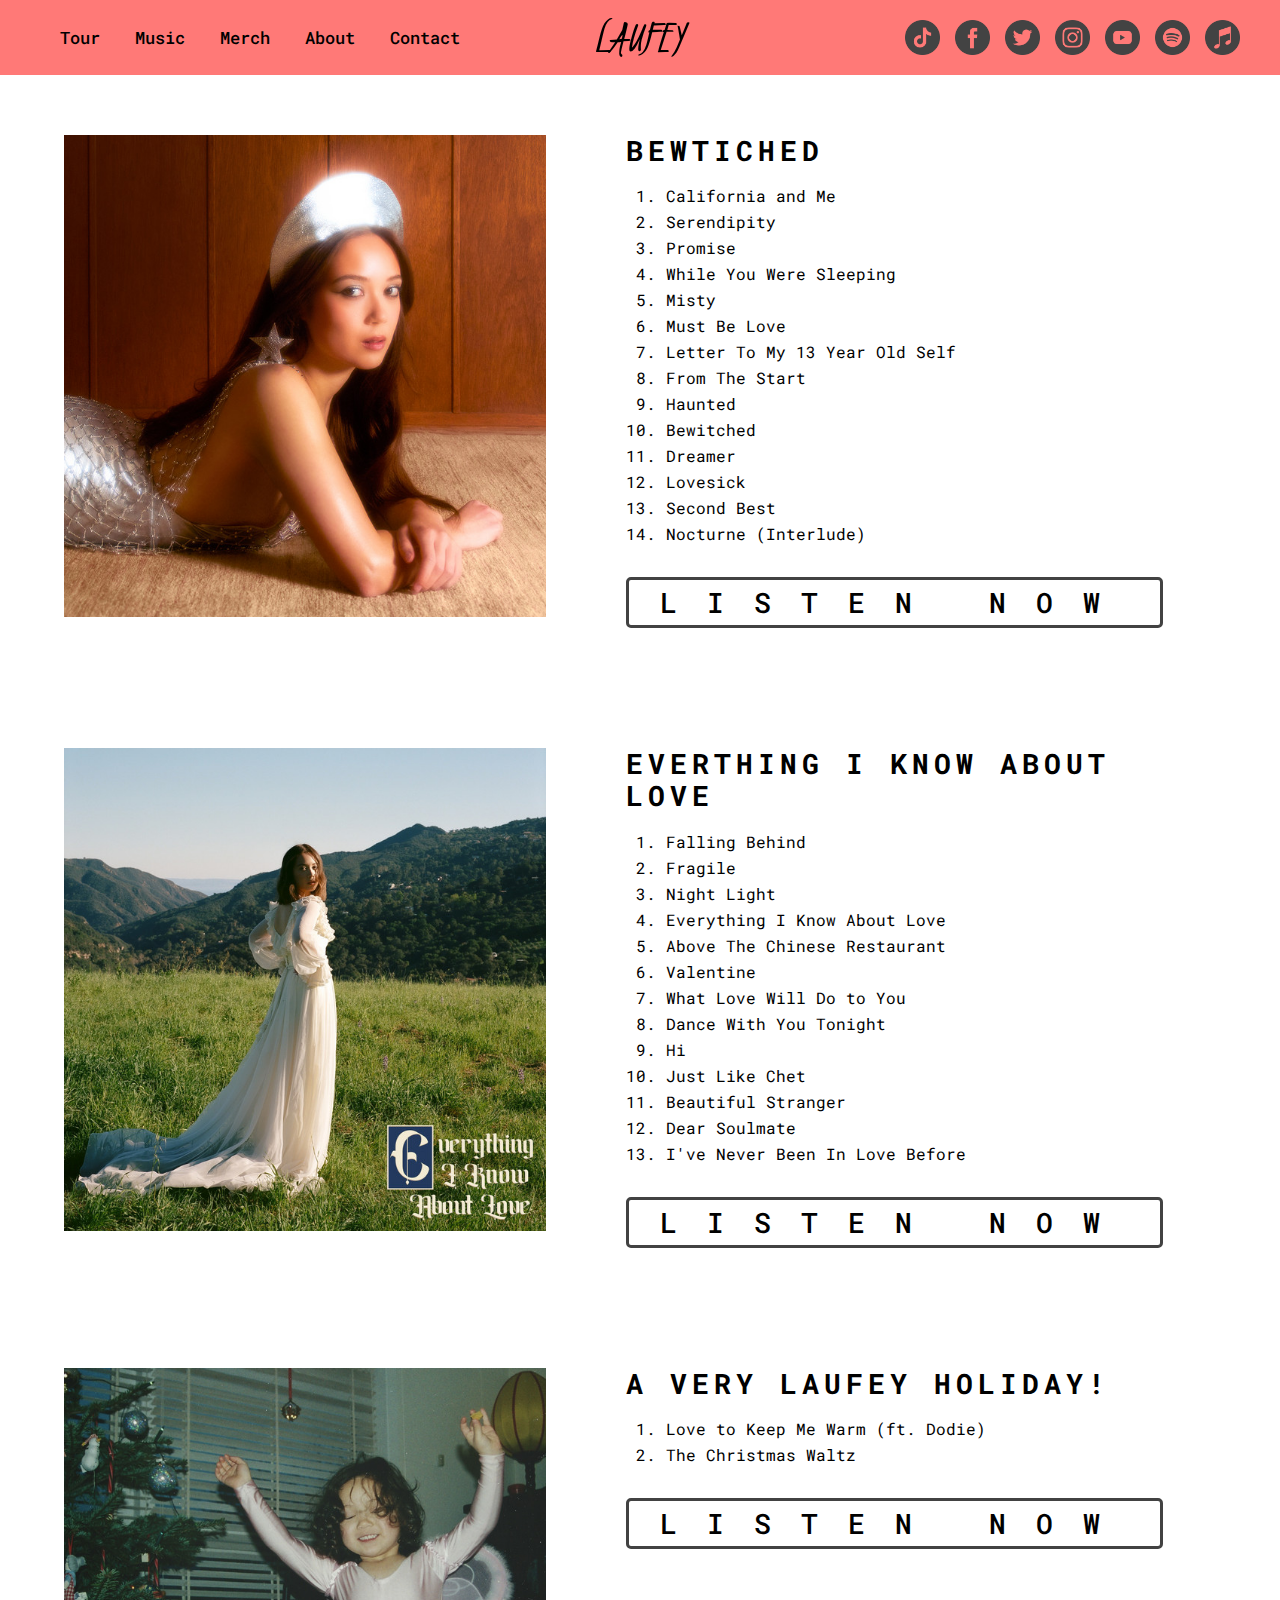
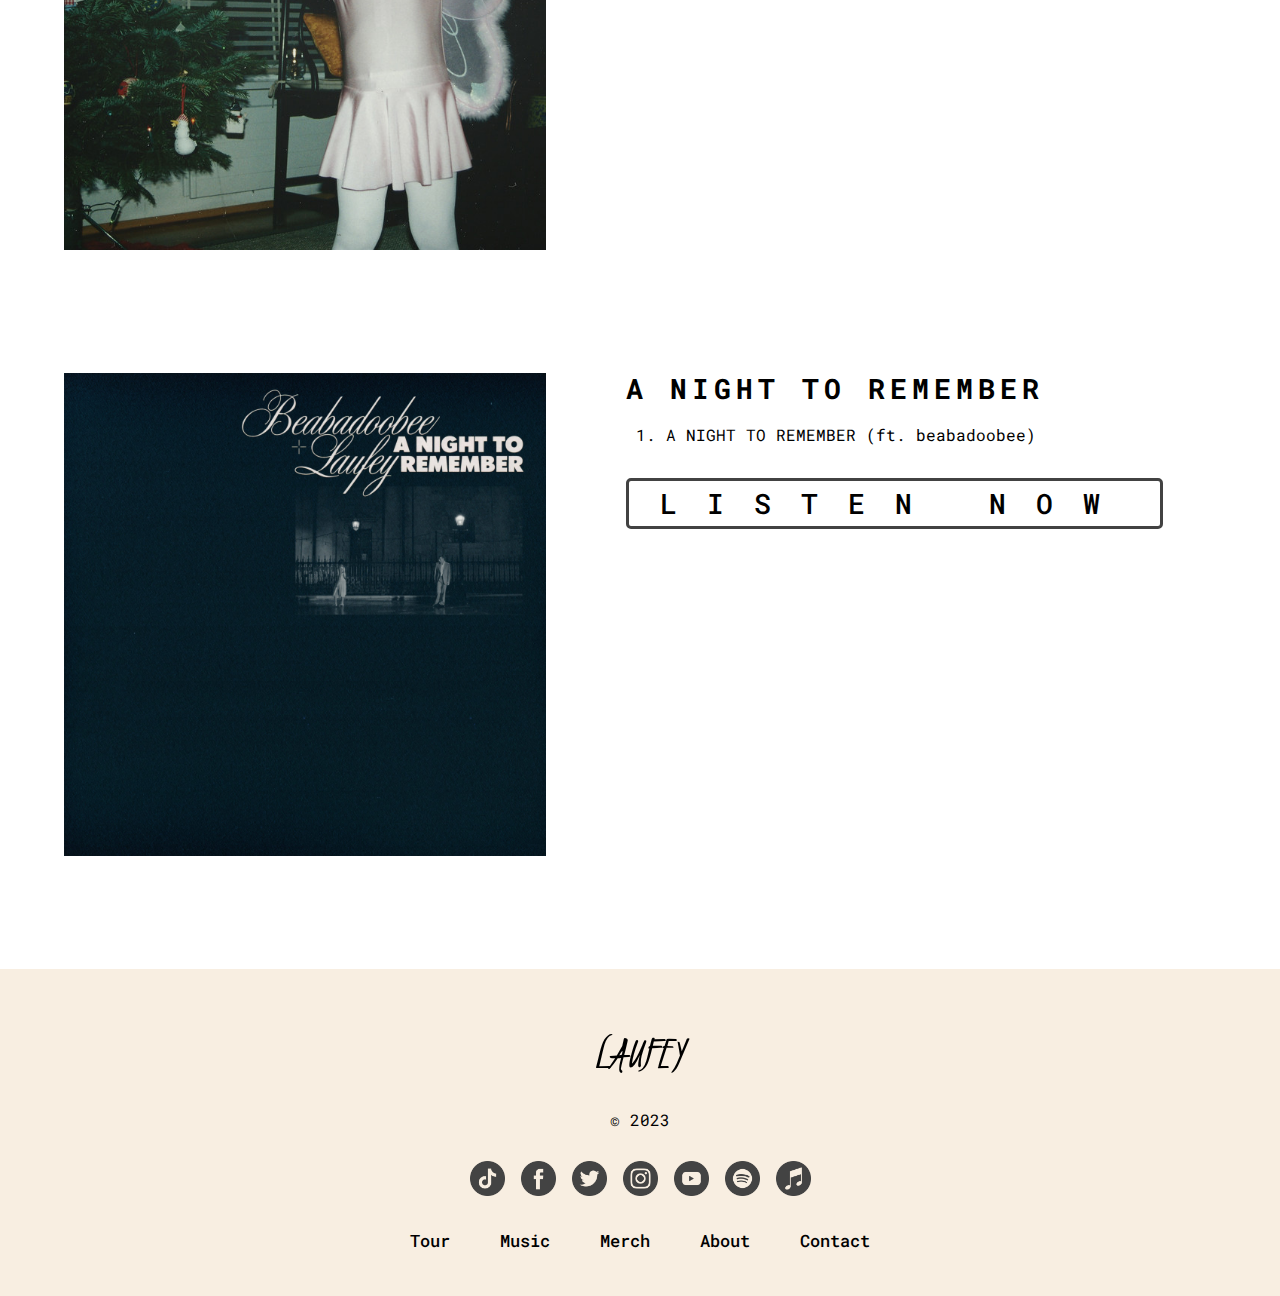
<file: html/music.html>
<!DOCTYPE html>
<html lang="en">
<head> <!--Head includes all stylesheets, imported fonts, js and meta information-->
    <meta charset="UTF-8">
    <meta name="viewport" content="width=device-width, initial-scale=1.0">
    <link rel="stylesheet" href="../css/normalize.css" type="text/css">
    <link rel="stylesheet" href="../css/style.css" type="text/css">
    <link rel="preconnect" href="https://fonts.googleapis.com">
    <link rel="preconnect" href="https://fonts.gstatic.com" crossorigin>
    <link href="https://fonts.googleapis.com/css2?family=Caveat&family=Kristi&family=Radio+Canada:wght@300;400;500;600;700&family=Roboto+Mono:wght@100;200;300;400;500;600;700&display=swap" rel="stylesheet">
    <title>Music | Laufey</title>
</head>

<body>
    <header> <!--Header includes navigation bar that sticks to the top as the page scrolls-->
        <nav id = "nav-container"> <!--Container for all navigation bar items-->
            <ul id = "navigation-buttons"> <!--Unordered list for all navigation buttons-->
                <li><a href="tour.html">Tour</a></li>
                <li><a href="music.html">Music</a></li>
                <li><a href="merch.html">Merch</a></li>
                <li><a href="about.html">About</a></li>
                <li><a href="contact.html">Contact</a></li>
            </ul>   
            <a id = "main-logo" href="../index.html">LAUFEY</a> <!--Main Logo for header-->    
            <ul id = "nav-socialmedia-buttons"> <!--Unordered list for all social media buttons-->
                <li><a href="https://www.tiktok.com/@laufey?lang=en" target="_blank"><img src="../images/socialmedia/tiktok.png" alt="TikTok"></a></li>
                <li><a href="https://www.facebook.com/laufeymusic/" target="_blank"><img src="../images/socialmedia/facebook.png" alt="Facebook"></a></li>
                <li><a href="https://twitter.com/laufey?ref_src=twsrc%5Egoogle%7Ctwcamp%5Eserp%7Ctwgr%5Eauthor" target="_blank"><img src="../images/socialmedia/twitter.png" alt="Twitter"></a></li>
                <li><a href="https://www.instagram.com/laufey/?hl=en" target="_blank"><img src="../images/socialmedia/instagram.png" alt="Instagram"></a></li>
                <li><a href="https://www.youtube.com/channel/UChpKl3waLmccNeYH9LGYjUQ" target="_blank"><img src="../images/socialmedia/youtube.png" alt="Youtube"></a></li>
                <li><a href="https://open.spotify.com/artist/7gW0r5CkdEUMm42w9XpyZO" target="_blank"><img src="../images/socialmedia/spotify.png" alt="Spotify"></a></li>
                <li><a href="https://music.apple.com/us/artist/laufey/1504424880" target="_blank"><img src="../images/socialmedia/applemusic.png" alt="Apple Music"></a></li>
            </ul>

            <button class = "hamburger" onclick="hamburgerClick()"> <!--Hamburger icon for mobile view -->
                <i class = "bar"></i>
                <i class = "bar"></i>
                <i class = "bar"></i>
            </button>
        </nav>
    </header>

    <main id = "music-html"> <!--Main content of the page-->
        <section id = "album-1">  <!--Album 1-->
            <div class = "album-picture-container">
                <a href="https://laufey.ffm.to/bewitched" target="_blank"><img src="../images/music/bewitched.jpeg" alt="Bewitched Album"></a>
            </div>
            <div class = "album-details">
                <h3 class="album-title">BEWTICHED</h3>
                <ol class = "album-info">
                    <li>California and Me</li>
                    <li>Serendipity</li>
                    <li>Promise</li>
                    <li>While You Were Sleeping</li>
                    <li>Misty</li>
                    <li>Must Be Love</li>
                    <li>Letter To My 13 Year Old Self</li>
                    <li>From The Start</li>
                    <li>Haunted</li>
                    <li>Bewitched</li>
                    <li>Dreamer</li>
                    <li>Lovesick</li>
                    <li>Second Best</li>
                    <li>Nocturne (Interlude)</li>
                </ol>
                <a class = "listen-now-button" href = "https://laufey.ffm.to/bewitched" target="_blank">LISTEN NOW</a>
            </div>
        </section>

        <section id = "album-2"> <!--Album 2-->
            <div class = "album-picture-container">
                <a href="https://laufey.ffm.to/eikaldeluxe" target="_blank"><img src="../images/music/everything-i-know-about-love.jpeg" alt="Everything I Know About Love Album"></a>
            </div>
            <div class = "album-details">
                <h3 class="album-title">EVERTHING I KNOW ABOUT LOVE</h3>
                <ol class = "album-info">
                    <li>Falling Behind</li>
                    <li>Fragile</li>
                    <li>Night Light</li>
                    <li>Everything I Know About Love</li>
                    <li>Above The Chinese Restaurant</li>
                    <li>Valentine</li>
                    <li>What Love Will Do to You</li>
                    <li>Dance With You Tonight</li>
                    <li>Hi</li>
                    <li>Just Like Chet</li>
                    <li>Beautiful Stranger</li>
                    <li>Dear Soulmate</li>
                    <li>I've Never Been In Love Before</li>
                </ol>
                <a class = "listen-now-button" href = "https://laufey.ffm.to/eikaldeluxe" target="_blank">LISTEN NOW</a>
            </div>
        </section>

        <section id = "album-3"> <!--Album 3-->
            <div class = "album-picture-container">
                <a href="https://laufey.ffm.to/christmasdreaming" target="_blank"><img src="../images/music/a-very-laufey-holiday.jpeg" alt="A Very Laufey Holiday! Album"></a>
            </div>
            <div class = "album-details">
                <h3 class="album-title">A VERY LAUFEY HOLIDAY!</h3>
                <ol class = "album-info">
                    <li>Love to Keep Me Warm (ft. Dodie)</li>
                    <li>The Christmas Waltz</li>
                </ol>
                <a class = "listen-now-button" href = "https://laufey.ffm.to/christmasdreaming" target="_blank">LISTEN NOW</a>
            </div>
        </section>

        <section id = "album-4"> <!--Album 4-->
            <div class = "album-picture-container">
                <a href="https://beabadoobee.ffm.to/anighttoremember" target="_blank"><img src="../images/music/a-night-to-remember.jpg" alt="A Night To Remember Album"></a>
            </div>
            <div class = "album-details">
                <h3 class="album-title">A NIGHT TO REMEMBER</h3>
                <ol class = "album-info">
                    <li>A NIGHT TO REMEMBER (ft. beabadoobee)</li>
                </ol>
                <a class = "listen-now-button" href = "https://beabadoobee.ffm.to/anighttoremember" target="_blank">LISTEN NOW</a>
            </div>
        </section>
    </main>

    <footer id = "footer-container"> <!--Footer section that includes copyright, footer buttons and social media buttons-->
        <a id = "footer-logo" href="../index.html">LAUFEY</a>
        <p id = "copyright">&copy; 2023</p>

        <ul id = "footer-socialmedia-buttons">
            <li><a href="https://www.tiktok.com/@laufey?lang=en" target="_blank"><img src="../images/socialmedia/tiktok.png" alt="TikTok"></a></li>
            <li><a href="https://www.facebook.com/laufeymusic/" target="_blank"><img src="../images/socialmedia/facebook.png" alt="Facebook"></a></li>
            <li><a href="https://twitter.com/laufey?ref_src=twsrc%5Egoogle%7Ctwcamp%5Eserp%7Ctwgr%5Eauthor" target="_blank"><img src="../images/socialmedia/twitter.png" alt="Twitter"></a></li>
            <li><a href="https://www.instagram.com/laufey/?hl=en" target="_blank"><img src="../images/socialmedia/instagram.png" alt="Instagram"></a></li>
            <li><a href="https://www.youtube.com/channel/UChpKl3waLmccNeYH9LGYjUQ" target="_blank"><img src="../images/socialmedia/youtube.png" alt="Youtube"></a></li>
            <li><a href="https://open.spotify.com/artist/7gW0r5CkdEUMm42w9XpyZO" target="_blank"><img src="../images/socialmedia/spotify.png" alt="Spotify"></a></li>
            <li><a href="https://music.apple.com/us/artist/laufey/1504424880" target="_blank"><img src="../images/socialmedia/applemusic.png" alt="Apple Music"></a></li>
        </ul>

        <ul id = "footer-buttons">
            <li><a href="tour.html">Tour</a></li>
            <li><a href="music.html">Music</a></li>
            <li><a href="merch.html">Merch</a></li>
            <li><a href="about.html">About</a></li>
            <li><a href="contact.html">Contact</a></li>
        </ul>   

    </footer>
    <script src="../js/main.js"></script> <!--Javascript file link-->
</body>
</html>
</file>
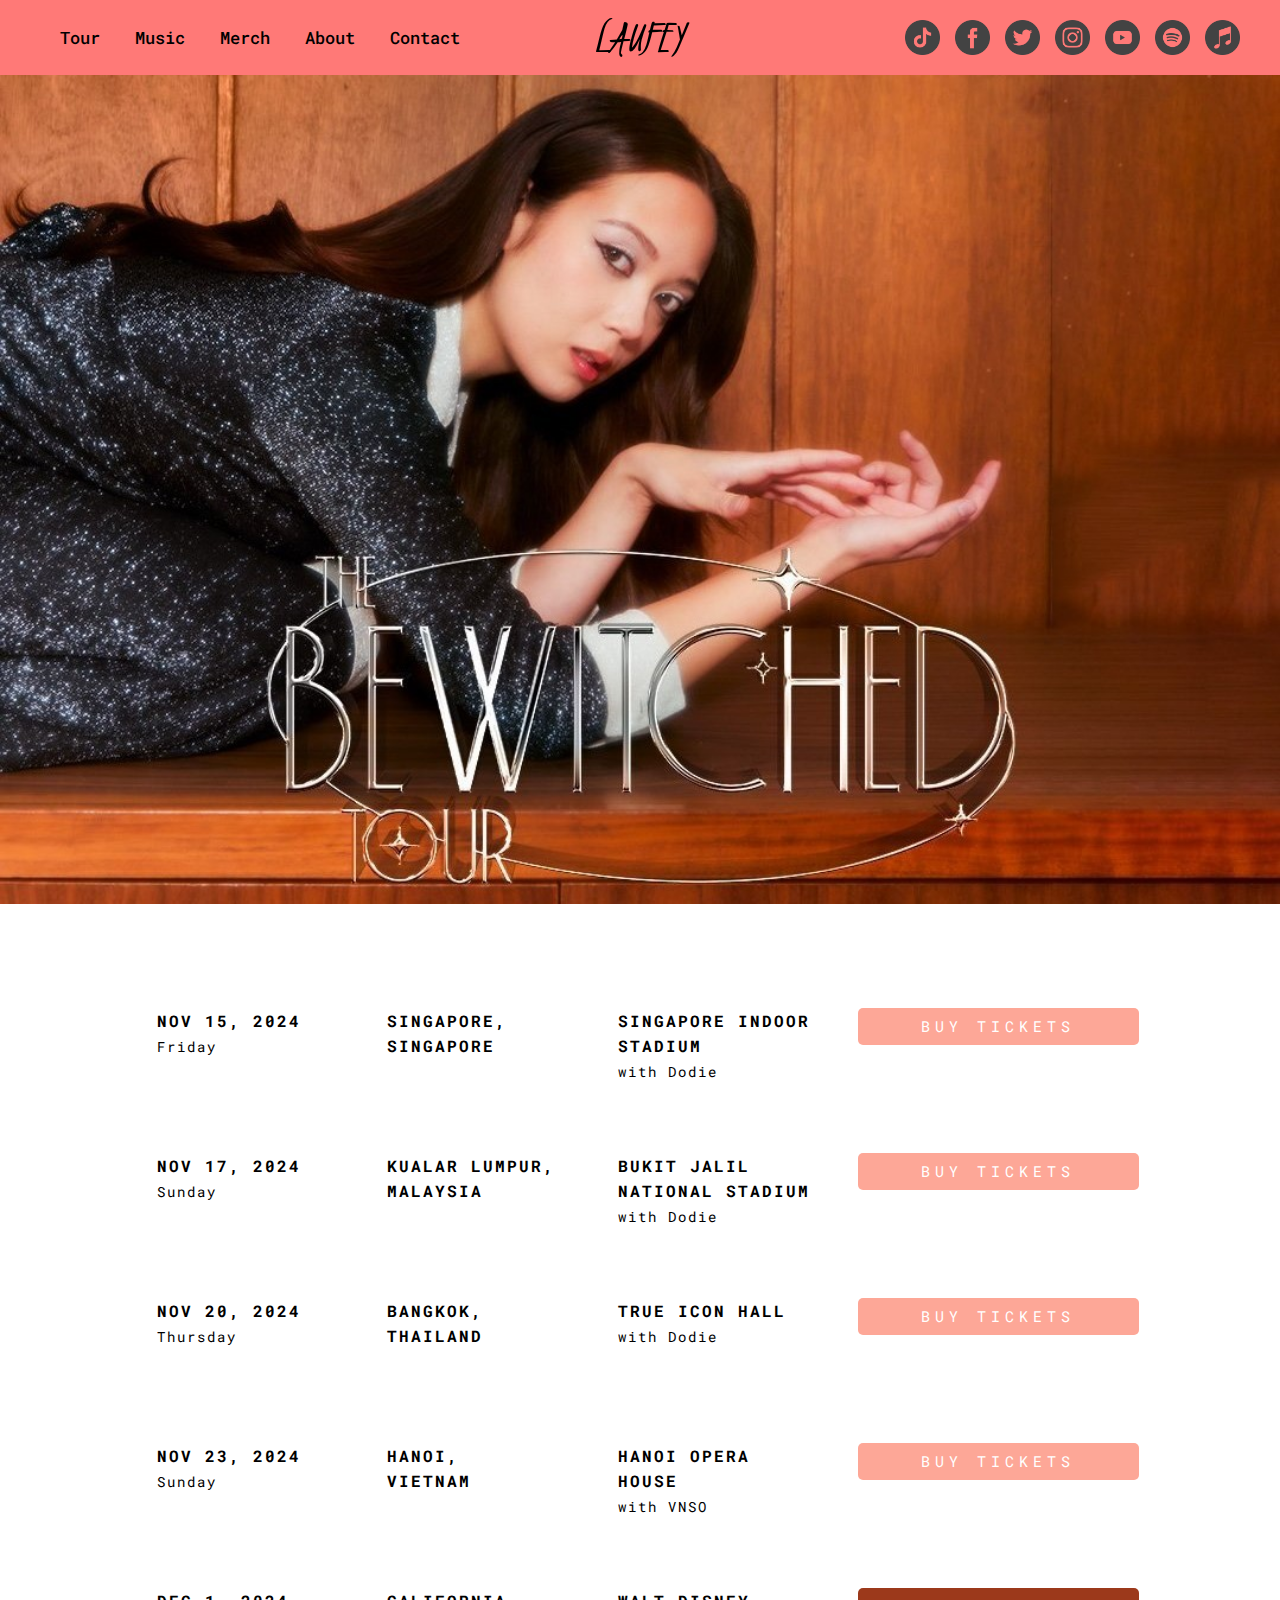
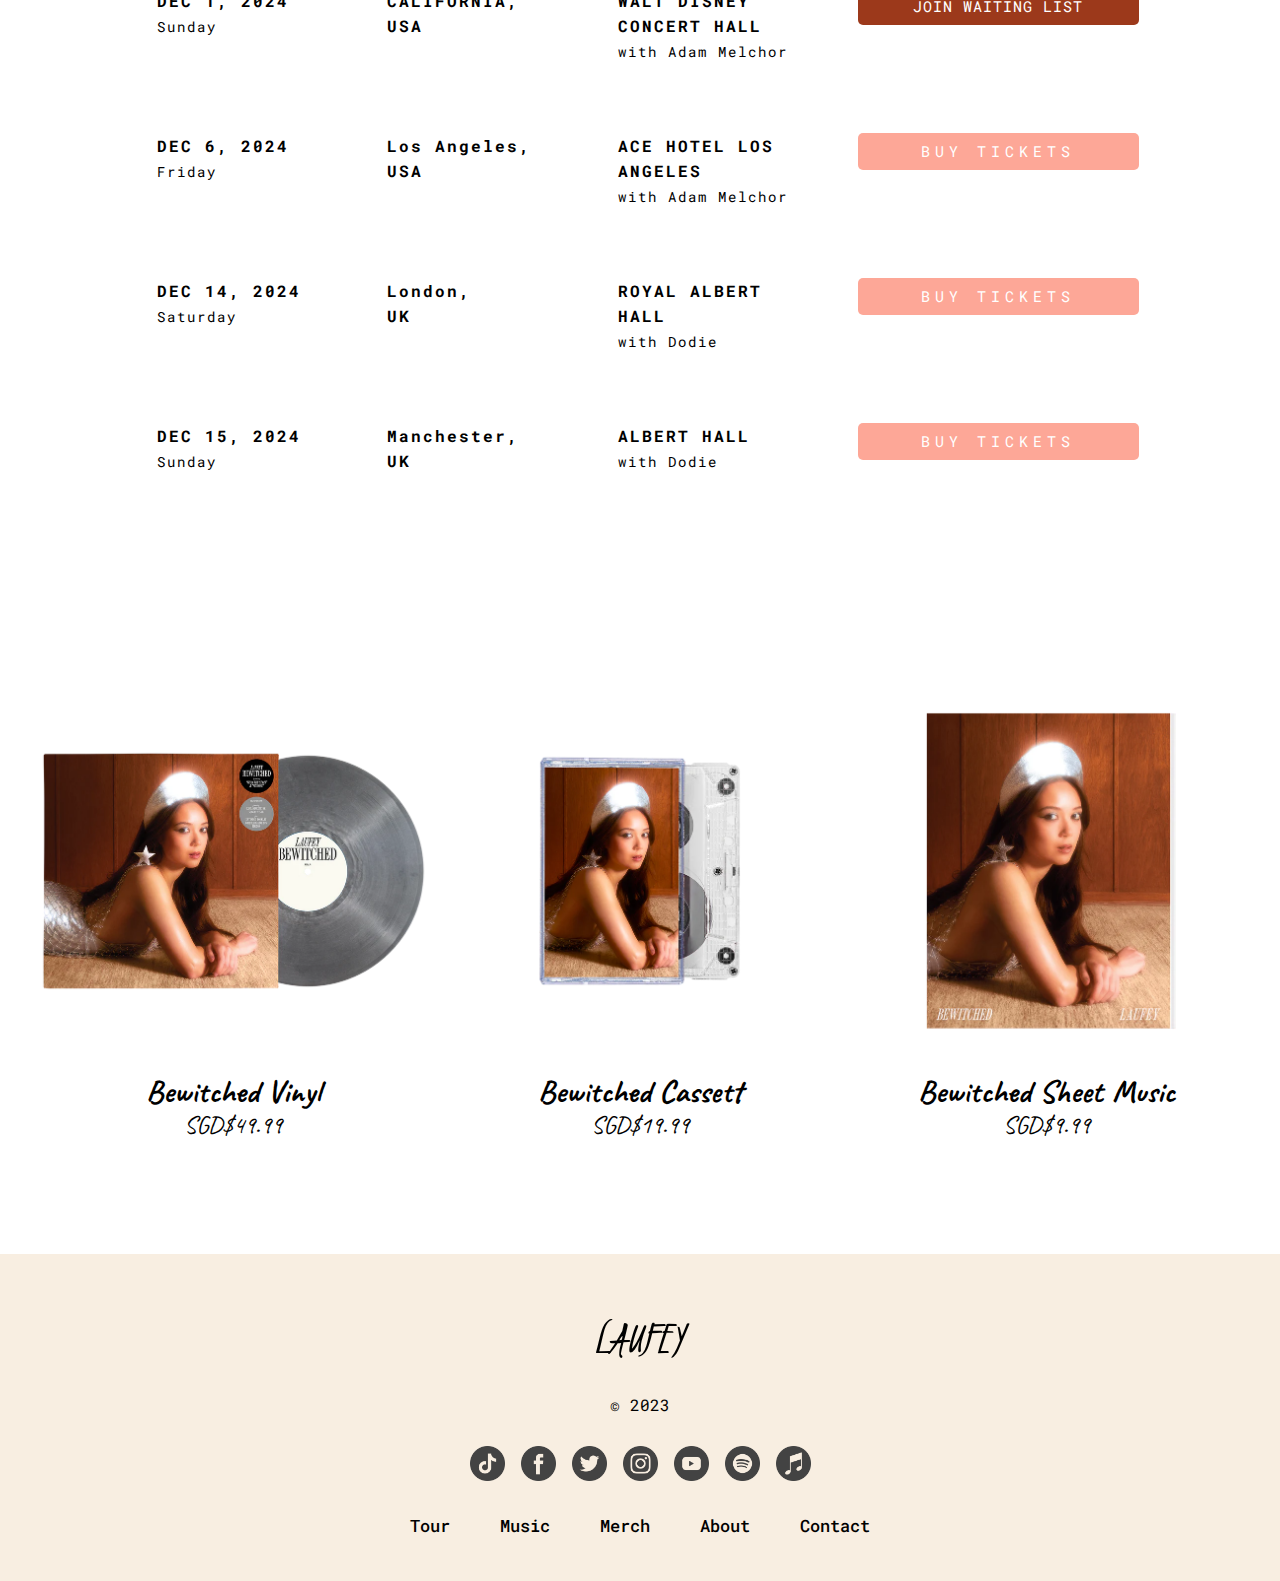
<file: html/tour.html>
<!DOCTYPE html>
<html lang="en">
<head> <!--Head includes all stylesheets, imported fonts, js and meta information-->
    <meta charset="UTF-8">
    <meta name="viewport" content="width=device-width, initial-scale=1.0">
    <link rel="stylesheet" href="../css/normalize.css" type="text/css">
    <link rel="stylesheet" href="../css/style.css" type="text/css">
    <link rel="preconnect" href="https://fonts.googleapis.com">
    <link rel="preconnect" href="https://fonts.gstatic.com" crossorigin>
    <link href="https://fonts.googleapis.com/css2?family=Caveat&family=Kristi&family=Radio+Canada:wght@300;400;500;600;700&family=Roboto+Mono:wght@100;200;300;400;500;600;700&display=swap" rel="stylesheet">
    <title>Tour | Laufey</title>
</head>

<body>
    <header> <!--Header includes navigation bar that sticks to the top as the page scrolls-->
        <nav id = "nav-container"> <!--Container for all navigation bar items-->
            <ul id = "navigation-buttons"> <!--Unordered list for all navigation buttons-->
                <li><a href="tour.html">Tour</a></li>
                <li><a href="music.html">Music</a></li>
                <li><a href="merch.html">Merch</a></li>
                <li><a href="about.html">About</a></li>
                <li><a href="contact.html">Contact</a></li>
            </ul>   
            <a id = "main-logo" href="../index.html">LAUFEY</a> <!--Main Logo for header-->    
            <ul id = "nav-socialmedia-buttons"> <!--Unordered list for all social media buttons-->
                <li><a href="https://www.tiktok.com/@laufey?lang=en" target="_blank"><img src="../images/socialmedia/tiktok.png" alt="TikTok"></a></li>
                <li><a href="https://www.facebook.com/laufeymusic/" target="_blank"><img src="../images/socialmedia/facebook.png" alt="Facebook"></a></li>
                <li><a href="https://twitter.com/laufey?ref_src=twsrc%5Egoogle%7Ctwcamp%5Eserp%7Ctwgr%5Eauthor" target="_blank"><img src="../images/socialmedia/twitter.png" alt="Twitter"></a></li>
                <li><a href="https://www.instagram.com/laufey/?hl=en" target="_blank"><img src="../images/socialmedia/instagram.png" alt="Instagram"></a></li>
                <li><a href="https://www.youtube.com/channel/UChpKl3waLmccNeYH9LGYjUQ" target="_blank"><img src="../images/socialmedia/youtube.png" alt="Youtube"></a></li>
                <li><a href="https://open.spotify.com/artist/7gW0r5CkdEUMm42w9XpyZO" target="_blank"><img src="../images/socialmedia/spotify.png" alt="Spotify"></a></li>
                <li><a href="https://music.apple.com/us/artist/laufey/1504424880" target="_blank"><img src="../images/socialmedia/applemusic.png" alt="Apple Music"></a></li>
            </ul>

            <button class = "hamburger" onclick="hamburgerClick()">
                <!--Hamburger icon for mobile view -->
                <i class = "bar"></i>
                <i class = "bar"></i>
                <i class = "bar"></i>
            </button>
        </nav>
    </header>

    <main> <!--Main content of the page-->
        <section id = "tour-picture-container"> <!--Container to hold tour poster-->
            <img src="../images/tour/laufey_tour_poster.jpg" alt="Tour Poster"> 
        </section>
        <section id = "tour-dates-container"> <!--Container to hold tour dates-->
            <div class = "tour-items">
                <div class = "tour-date-details">
                    <p class = "tour-date">
                        NOV 15, 2024<br><span>Friday</span>
                    </p>
                    <p class = "tour-country">
                        SINGAPORE, <br>SINGAPORE
                    </p>
                    <p class = "tour-location">
                        SINGAPORE INDOOR STADIUM<br><span>with Dodie</span>
                    </p>
                    <a class = "buy-tickets-button" href = "https://www.songkick.com/artists/10139459-laufey" target="_blank">
                        BUY TICKETS
                    </a>
                </div>
                <div class = "tour-date-details">
                    <p class = "tour-date">
                        NOV 17, 2024<br><span>Sunday</span>
                    </p>
                    <p class = "tour-country">
                        KUALAR LUMPUR, <br>MALAYSIA
                    </p>
                    <p class = "tour-location">
                        BUKIT JALIL NATIONAL STADIUM<br><span>with Dodie</span>
                    </p>
                    <a class = "buy-tickets-button" href = "https://www.songkick.com/artists/10139459-laufey" target="_blank">
                        BUY TICKETS
                    </a>
                </div>
                <div class = "tour-date-details">
                    <p class = "tour-date">
                        NOV 20, 2024<br><span>Thursday</span>
                    </p>
                    <p class = "tour-country">
                        BANGKOK, <br>THAILAND
                    </p>
                    <p class = "tour-location">
                        TRUE ICON HALL<br><span>with Dodie</span>
                    </p>
                    <a class = "buy-tickets-button" href = "https://www.songkick.com/artists/10139459-laufey" target="_blank">
                        BUY TICKETS
                    </a>
                </div>
                <div class = "tour-date-details">
                    <p class = "tour-date">
                        NOV 23, 2024<br><span>Sunday</span>
                    </p>
                    <p class = "tour-country">
                        HANOI, <br>VIETNAM
                    </p>
                    <p class = "tour-location">
                        HANOI OPERA HOUSE<br><span>with VNSO</span>
                    </p>
                    <a class = "buy-tickets-button" href = "https://www.songkick.com/artists/10139459-laufey" target="_blank">
                        BUY TICKETS
                    </a>
                </div>
                <div class = "tour-date-details">
                    <p class = "tour-date">
                        DEC 1, 2024<br><span>Sunday</span>
                    </p>
                    <p class = "tour-country">
                        CALIFORNIA, <br>USA
                    </p>
                    <p class = "tour-location">
                       WALT DISNEY CONCERT HALL<br><span>with Adam Melchor</span>
                    </p>
                    <a class = "join-waiting-list-button" href = "https://www.songkick.com/artists/10139459-laufey" target="_blank">
                        JOIN WAITING LIST
                    </a>
                </div>
                <div class = "tour-date-details">
                    <p class = "tour-date">
                        DEC 6, 2024<br><span>Friday</span>
                    </p>
                    <p class = "tour-country">
                        Los Angeles, <br>USA
                    </p>
                    <p class = "tour-location">
                        ACE HOTEL LOS ANGELES<br><span>with Adam Melchor</span>
                    </p>
                    <a class = "buy-tickets-button" href = "https://www.songkick.com/artists/10139459-laufey" target="_blank">
                        BUY TICKETS
                    </a>
                </div>
                <div class = "tour-date-details">
                    <p class = "tour-date">
                        DEC 14, 2024<br><span>Saturday</span>
                    </p>
                    <p class = "tour-country">
                        London, <br>UK
                    </p>
                    <p class = "tour-location">
                        ROYAL ALBERT HALL<br><span>with Dodie</span>
                    </p>
                    <a class = "buy-tickets-button" href = "https://www.songkick.com/artists/10139459-laufey" target="_blank">
                        BUY TICKETS
                    </a>
                </div>
                <div class = "tour-date-details">
                    <p class = "tour-date">
                        DEC 15, 2024<br><span>Sunday</span>
                    </p>
                    <p class = "tour-country">
                        Manchester, <br>UK
                    </p>
                    <p class = "tour-location">
                        ALBERT HALL<br><span>with Dodie</span>
                    </p>
                    <a class = "buy-tickets-button" href = "https://www.songkick.com/artists/10139459-laufey" target="_blank">
                        BUY TICKETS
                    </a>
                </div>
            </div>
        </section>
        
        <section id = "tour-merch"> <!--Tour Merch Section-->
            <div class = "featured-merch-container">
                <div class = "merch-items">
                    <a href="https://store.laufeymusic.com/" target="_blank"><img src="../images/merch/laufeymerch-1.webp" alt="Bewitched Vinyl"></a>
                    <p class = "merch-details">
                        <span>Bewitched Vinyl</span><br>
                        SGD$49.99
                    </p>
                </div>
                <div class = "merch-items">
                    <a href="https://store.laufeymusic.com/" target="_blank"><img src="../images/merch/laufeymerch-2.webp" alt="Bewitched Cassette"></a>
                    <p class = "merch-details">
                        <span>Bewitched Cassett</span><br>
                        SGD$19.99
                    </p>
                </div>
                <div class = "merch-items">
                    <a href="https://store.laufeymusic.com/" target="_blank"><img src="../images/merch/laufeymerch-3.webp" alt="Bewitched Sheet Music"></a>
                    <p class = "merch-details">
                        <span>Bewitched Sheet Music</span><br>
                        SGD$9.99
                    </p>
                </div>
            </div>
        </section>
    </main>

    <footer id = "footer-container"> <!--Footer section that includes copyright, footer buttons and social media buttons-->
        <a id = "footer-logo" href="../index.html">LAUFEY</a>
        <p id = "copyright">&copy; 2023</p>

        <ul id = "footer-socialmedia-buttons">
            <li><a href="https://www.tiktok.com/@laufey?lang=en" target="_blank"><img src="../images/socialmedia/tiktok.png" alt="TikTok"></a></li>
            <li><a href="https://www.facebook.com/laufeymusic/" target="_blank"><img src="../images/socialmedia/facebook.png" alt="Facebook"></a></li>
            <li><a href="https://twitter.com/laufey?ref_src=twsrc%5Egoogle%7Ctwcamp%5Eserp%7Ctwgr%5Eauthor" target="_blank"><img src="../images/socialmedia/twitter.png" alt="Twitter"></a></li>
            <li><a href="https://www.instagram.com/laufey/?hl=en" target="_blank"><img src="../images/socialmedia/instagram.png" alt="Instagram"></a></li>
            <li><a href="https://www.youtube.com/channel/UChpKl3waLmccNeYH9LGYjUQ" target="_blank"><img src="../images/socialmedia/youtube.png" alt="Youtube"></a></li>
            <li><a href="https://open.spotify.com/artist/7gW0r5CkdEUMm42w9XpyZO" target="_blank"><img src="../images/socialmedia/spotify.png" alt="Spotify"></a></li>
            <li><a href="https://music.apple.com/us/artist/laufey/1504424880" target="_blank"><img src="../images/socialmedia/applemusic.png" alt="Apple Music"></a></li>
        </ul>

        <ul id = "footer-buttons">
            <li><a href="tour.html">Tour</a></li>
            <li><a href="music.html">Music</a></li>
            <li><a href="merch.html">Merch</a></li>
            <li><a href="about.html">About</a></li>
            <li><a href="contact.html">Contact</a></li>
        </ul>   

    </footer>
    <script src="../js/main.js"></script> <!--Javascript file link-->
</body>
</html>
</file>
<file: css/style.css>
/*Setting default for respective elements*/
body{ 
    margin: 0px;
    padding: 0px;
    font-family: "Roboto Mono";
    display: flex;
    flex-direction: column;
}

ul{
    list-style-type: none;
    margin: 0;
    padding: 0;
}

a{
    text-decoration: none;
}

iframe{ /*Removing iframe border*/
    border: none;
}

h1{
    margin: auto;
    padding-top: 40px;
    color: black;
    font-family: "Radio Canada";
    text-align: center;
    font-size: 80px;
    letter-spacing: 40px;
    padding-left: 40px; /*To make it centralised because letter-spacing makes it move to the right*/
}

h2{
    margin: 20px auto;
    font-family: "Radio Canada";
    text-align: center;
    font-size: 35px;
    font-weight: 700;
    letter-spacing: 10px;
    padding-left: 10px; /*To make it centralised because letter-spacing makes it move to the right*/
}

#submit, .submit{ /*For All Submit Buttons in Forms*/
    height: 40px;
    border: none;
    cursor: pointer;
    border-radius: 5px;
    font-size: 20px;
    font-family: "Roboto Mono";
    letter-spacing: 7px;
    font-weight: 700;
    transition: 0.15s;
}

/*Navigation bar*/
#nav-container { /*Navigation background and making flex container*/
    display: flex;
    flex-direction: row;
    justify-content: space-evenly;
    background-color: #ff7977;
    color: black;
    position: fixed;
    line-height: 75px;
    width: 100%;
    z-index: 100; /*Pushing the nav to the top always*/
}

/*Adjusting Nav Buttons for desktop view*/
#navigation-buttons{
    display: flex;
    flex: 1;
    font-size: 17px;
    justify-content: flex-start;
    padding-left: 40px; /*Give it some space from the side*/
}

#navigation-buttons li{
    margin-left: 5px; /*Make it a bit more spaced out*/
}

/*Adding design to navigation buttons*/
#navigation-buttons li{
    transition: 0.15s;
}

#navigation-buttons li a{
    text-decoration: none;
    color: black;
    padding: 0px 15px;
    transition: 0.15s;
    font-weight: 500;
}

#navigation-buttons li:hover{
    border-top: 3px solid black;
}

#navigation-buttons li:active{
    border-top: 3px solid white;
}

#navigation-buttons li a:active{
    color:white;
    font-weight: bolder;
}

/*Adjusting logo and adding design*/
#main-logo{
    font-family: Kristi;
    text-align: center;
    justify-content: center;
    padding: 0 20px;
}

a#main-logo{
    color: black;
    font-size: 50px;
}

/*Adjusting Social Media Icons*/
#nav-socialmedia-buttons{
    display: flex;
    flex: 1;
    align-items: center;
    justify-content: flex-end;
    padding-right: 40px; /*Give it some space from the side*/
}

#nav-socialmedia-buttons img {
    display: flex;
    align-items: center;
    margin-left: 15px;
    width: 35px;
    height: 35px;
}

/*Making the hamburger invisible on desktop*/
.hamburger{
    display: none;
}

/*Footer*/
#footer-container { /*Footer background and making flex container*/
    display: flex;
    flex-direction: column;
    justify-content: center;
    background-color: rgb(248, 238, 225);
    color: black;
    line-height: 50px;
    width: 100%;
    padding: 60px 0 30px 0;
}

/*Adjusting Nav Buttons for desktop view*/
#footer-buttons{
    display: flex;
    flex: 1;
    font-size: 17px;
    justify-content: center;
}

/*Adding design to navigation buttons*/
#footer-buttons li{
    transition: 0.15s;
    padding: 0 10px;
}

#footer-buttons li a{
    text-decoration: none;
    color: black;
    padding: 0px 15px;
    transition: 0.15s;
    font-weight: 500;
}

#footer-buttons li a:active{
    color:white;
    font-weight: bolder;
}

#footer-socialmedia-buttons{
    display: flex;
    flex: 1;
    align-items: center;
    justify-content: center;
    padding-bottom: 20px;
}

#footer-socialmedia-buttons img {
    display: flex;
    align-items: center;
    padding: 0 8px;
    width: 35px;
    height: 35px;
}

/*Aligning the copyright text*/
#copyright{
    text-align: center;
}

/*Adjusting logo and adding design*/
#footer-logo{
    font-family: Kristi;
    text-align: center;
    justify-content: center;
}

a#footer-logo{
    color: black;
    font-size: 50px;
}


/*General Button Design for featured componenets in home page*/
.listen-now-button, .more-merch-button, .see-more-button, .more-music-button, .watch-laufey-now-button{
    display: flex;
    justify-content: center;
    text-align: center;
    width: 90%; /* Make the button responsive*/
    line-height: 45px;
    background-color: white;
    border: 3px solid rgb(66, 66, 66);
    border-radius: 5px;
    text-decoration: none;
    color: black;
    font-family: "Roboto Mono";
    font-size: 28px;
    letter-spacing: 30px;
    transition: 0.15s;
    font-weight: 500;
}

/*Adding design to the buttons*/
.listen-now-button:hover, .see-more-button:hover, .watch-laufey-now-button:hover{
    background-color: rgb(253, 167, 151);
    border: 3px solid rgb(66, 66, 66);
}

.listen-now-button:active, .see-more-button:active, .watch-laufey-now-button:active{
    background-color: white;
}

.more-merch-button:hover, .more-music-button:hover{
    background-color: white;
    border: 3px solid rgb(66, 66, 66);
}

.more-merch-button:active, .more-music-button:active{
    background-color: rgb(253, 167, 151);
}


/*Start of website content*/
/*Desktop view*/
main{
    margin-top: 75px;
    width: 100%;
    height: auto;
}

/*Featured Video Section*/
/*Making the video responsive*/
.featured-video{
    position: relative;
    padding-bottom: 56.25%; /*16:9 aspect ratio*/
    height: auto;
}

.featured-video iframe{ /*Positioning the video and making sure it fills the screen */
    position: absolute;
    top: 0;
    left:0;
    width:100%;
    height: 100%;
}

.listen-now-button{ /*Positioning the button to be fixed and centered*/
    position: absolute; 
    bottom: -70px; /*Positioning the button at the bottom of the container*/
    left: 5%; /*Centering the button horizontally*/
}

/*Featured merch section and Merch Page*/
.featured-merch{
    margin-top: 85px;
    background-color: rgb(253, 167, 151);
    width: 100%;
    height: auto;
    padding-top: 30px;
    padding-bottom: 20px;
}

.featured-merch-container, .all-merch-container{ 
    display: flex; /*Making the featured merch container and all merch container flex boxes*/
    flex-direction: row;
    margin: 0 30px;
}

.merch-items{ /*Making the merch items flex boxes to easliy arrange them*/
    display: flex;
    flex-direction: column;
    justify-content: center;
    flex: 1 1 15%;
}

.merch-items p{
    height: 100px; /*Making the p heights all equal*/
}

.merch-items a{ /*Making the image container link a flexbox so the image is responsive*/
    display: flex;
    justify-content: center;
}

.merch-items img{
    max-width: 100%; /*Making sure the image fills up the container*/

}

.merch-details{ /*Adding design to the merch details*/
    font-family: "Caveat"; 
    margin: 0;
    padding: 0;
    font-size: 25px;
    text-align: center;
}

.merch-details span{ /*Making the title bigger and bolder*/
    font-size: 32px;
    font-weight: bolder;
}

.more-merch-button{  /*More Merch Button for Home Page*/
    margin: 25px auto;
    display: block;
    background-color: rgb(253, 167, 151);
}

#merch-html{
    display: flex; /*Make the entire merch html page a flex box*/
    flex-direction: column; /*Arrange all the sections in a column*/
}

#merch-html .featured-merch{
    margin-top: 0; /*Remove the margin at the top of the page*/
    background-color: white; /*Change the background color to white*/
    margin-bottom: 100px; /*Give some space from the all merch section*/
}

#all-merch{ /*Giving All Merch section space from the featured merch section on the merch page*/
    margin-bottom: 100px;
}

.all-merch-container{ 
    margin-top: 50px;
    flex-wrap: wrap; /*Making sure that the items wrap when the screen size gets smaller*/
}

.all-merch-container .merch-items{ 
    flex: 1 1 33%; /*Making all the merch items in the all merch container the same size*/
    margin-bottom: 30px;
}


/*Featured Tour Section and Tour Page*/
#featured-tour{ 
    background-color: white;
    margin-top: 10px;
    padding-top: 30px;
    padding-bottom: 20px;
}

#featured-tour-container{ /*Making the featured tour container a flex box*/
    display: flex;
    flex-direction: row;
    margin: 20px 40px;
    flex: 1 1 15%;
}

.tour-items{ /*Making the tour items a flex box*/
    display: flex;
    flex-direction: column;
    justify-content: flex-start;
}

#featured-tour-container img{ /*Setting the image size*/
    width: 36%;
    height: 100%;
    margin-right: 20px;
}

.tour-title{ /*Aligning the tour title*/
    text-align: left;
    margin: 0 40px;
}

.tour-date-details{ /*Making the tour date details the same size and a flex box to arrange the contents*/
    flex: 1;
    display: flex;
    flex-direction: row;
    justify-content: space-between;
    align-items: flex-start;
}

.tour-date-details p{ /*Adding design and positioning all the text for the details*/
    flex: 1; /*Make it all equal size */
    font-size: 16px;
    font-weight: bolder;
    letter-spacing: 2px;
    line-height: 25px; 
    height: 125px;
    padding: 0px 15px 5px 15px;
    margin-top: 0;
    margin-bottom: 15px;
    align-content: flex-start;
}

.tour-date-details p span{ /*Making the additional info smaller and lighter*/
    font-size: 14px;
    font-weight: lighter;
}

.buy-tickets-button, .join-waiting-list-button{ /*Making the buttons equal size as the tour date details p, aligning them and adding design*/
    flex:1;
    color: white;
    padding: 10px 40px;
    border-radius: 5px;
    font-size: 15px;
    margin-left: 25px;
    margin-bottom: 25px;
    text-align: center;
    transition: 0.15s;
}

/*Adding design to the buttons*/
.buy-tickets-button{
    background-color: rgb(253, 167, 151);
    letter-spacing: 5px;
}

.buy-tickets-button:hover{
    color: rgb(253, 167, 151);
    background-color: white;
    border: 3px solid rgb(253, 167, 151);
}

.buy-tickets-button:active{
    color: white;
    background-color: rgb(253, 167, 151);
}

.see-more-button{
    margin: 30px auto;
}

/*Tour Page*/
#tour-picture-container img{ /*Tour picture container for poster image*/
    width: 100%; /*Making sure it stretches and fills the screen*/
}

.join-waiting-list-button{ /*Adding the design for the join waiting list buttons*/
    background-color: rgb(156, 57, 27);
    letter-spacing: 1px;
}

.join-waiting-list-button:hover{
    color: rgb(156, 57, 27);
    background-color: white;
    border: 3px solid rgb(156, 57, 27);
}

.join-waiting-list-button:active{
    color: white;
    background-color: rgb(156, 57, 27);
}

#tour-dates-container{/*Container for all tour dates in the tour date page*/
    display: flex;
    justify-content: center;
    align-items: center;
    margin: 100px auto;
}

#tour-merch{ /*Giving the tour merch some space fromr the tour details*/
    margin-bottom: 80px;
}

/*Featured Music and videos Section*/
#featured-music, #featured-videos{ /*Setting the size, position and design of the featured music and videos section*/
    margin-top: 60px;
    background: rgb(253, 167, 151);
    width: 100%;
    height: auto;
    padding-top: 30px;
    padding-bottom: 20px;
}

#featured-videos{ /*Changing the featured video section background colod to white*/
    background: rgb(255, 255, 255);
    margin: 0px;
}

#featured-music-wrapper, #featured-videos-wrapper{ 
    width: 100%;
    margin-top:30px;
    white-space: nowrap; /*Make sure the pictures will not wrap around*/
    overflow: hidden; /*Make sure that extra pictures are not shown and do not change the width of the website*/
}

.featured-music-items-carousell, .featured-videos-carousell{
    display: inline-block; /*Make all the images go side by side*/
    animation: slider infinite 8s linear; /* Make animation infinite and change the speed and make the speed constant*/
}

/*Using keyframes to animate the pictures to make them an infinite automatic slider*/
@keyframes slider { /*Changing the position using animation*/
    from {
      transform: translateX(0); /*Shifting to the start*/
    }
    to {
      transform: translateX(-100%); /*Shifitng to -100%*/
    }
}

.featured-music-items-carousell img{ 
    height: 400px; /*Making the images equal size*/
    width: 400px;
    object-fit: cover; /*Make sure it covers the entire area of the container*/
    margin-right: 15px; /*Give some space between the pictures*/
}

.featured-videos-carousell iframe{
    width: 750px; /*Making the videos equal size*/
    height: 420px;
    margin-right: 20px; /*Give some space between the pictures*/
}

#featured-music-wrapper:hover .featured-music-items-carousell{ /*Pause the slider from moving*/
    animation-play-state:paused;
}

#featured-videos-wrapper:hover .featured-videos-carousell{ /*Pause the slider from moving*/
    animation-play-state:paused;
}

/*Adding design to the more music button*/
.more-music-button{
    display: flex;
    justify-content: center;
    background-color: rgb(253, 167, 151);
    margin: 40px auto;
}

/*Newsletter*/
#newsletter{ /*Making the newsletter section a flex box, aligning the position and adding design*/
    display: flex;
    justify-content: center;
    align-items: center;
    flex-direction: column;
    background: rgb(253, 167, 151);
    width: 100%;
    height: auto;
    padding: 60px 0 80px 0;
}

#newsletter-form, #newsletter-popup-form{ /*Making the form a flexbox and centering all the items*/
    display: flex;
    justify-content: center;
    align-items: center;
    margin-top: 40px;
}

#newsletter-form .email, #newsletter-popup-form .email{ /*Adding design and changing the size of the email section of the form*/
    width: 400px;
    height: 20px;
    border: none;
    background: none;
    padding: 10px 15px;
    border-bottom: 1px solid black;
}

#newsletter-form .email::placeholder, #newsletter-popup-form .email::placeholder{ /*Changing the email placeholder design*/
    color: white;
    opacity: 0.9;
    font-size: 18px;
    letter-spacing: 2px;
}

#newsletter-popup-form .email::placeholder{ /*Changing the email placeholder design*/
    color: rgb(59, 55, 55);
}

#newsletter-form .submit,  #newsletter-popup-form .submit{ /*Changing the submit button design*/
    width: 250px;
    background-color: white;
    color: rgb(253, 167, 151);
    margin-left: 20px;
}

#newsletter-popup-form .submit{ /*Changing the submit button design*/
    color: rgb(59, 55, 55);
}

/*Adding effects to the newsletter submit button*/
#newsletter-form .submit:hover,  #newsletter-popup-form .submit:hover{ 
    background-color: rgb(253, 167, 151);
    color: white;
    outline: 2px solid black;
} 

#newsletter-form .submit:active, #newsletter-popup-form .submit:active{
    background-color: white;
    color: rgb(253, 167, 151);
    outline: 2px solid black;
}

#submitted-newsletter-form{
    display: none;
    color: green;
    margin: 30px 0 0 0;
}

/*Newsletter pop up*/
#newsletter-popup{ /*Adding design to the newsletter popup*/
    display: flex; 
    background-color: #eed5ae;
    border: 2px solid #97815d;
    position: fixed; /*Make it fixed on the page*/
    top: 30%; /*Make it aligned to the center*/
    left: 10%;
    width: 80%;
    height: 40%;
    z-index: 100001;
    justify-content: center; 
    align-items: center;
    flex-direction: column;
    border-radius: 7px;
    transition: 0.5s;
}

#newsletter-popup #close-popup-button{
    position: absolute; /*Make sure that it is at the top right and doesnt push other elements down*/
    top: 2%; /*Aligning it at the top right*/
    right: 1%;
    background: none; /*Removing the background and making the button as thin as possible*/
    border: none;
    color: black;
    font-size: 25px;
    font-weight: lighter;
}

#newsletter-popup h2{ /*Changing the margin for the newsletter popup header*/
    margin: 0;
}

#submitted-popup-form{ /*Making the submitted message after submitting the form none*/
    display: none;
}

#submitted-popup-form p{ /*Making sure the submitted form message is centered*/
    font-size: 20px;
}

/*Contact Page*/
#contact-form{ /*Aligning content form section and making it a flex box*/
    margin: 70px auto 70px auto;
    width: 60%;
    display: flex;
    justify-content: center;
    align-items: flex-start;
    flex-direction: column;
}

label{ 
    margin-bottom: 10px;
}

#contact-form #name, #contact-form #email{ /*Making sure the name and email sections are equal width*/
    width: 95%; /*To account for extra padding*/
    padding: 10px 15px;
    margin-bottom: 15px;
}

#contact-form #message{ /*Making sure the message section is equal width with the names and email section*/
    margin-top: 20px;
    width: 95%; /*To account for extra padding*/
    padding: 10px 15px 200px 15px;
}

#contact-form #email::placeholder, #contact-form #message::placeholder, #contact-form #name::placeholder{ /*Changing the placeholders for all contact form inputs*/
    color: black;
    opacity: 0.9;
    font-size: 14px;
    letter-spacing: 2px;
}

#contact-form #submit{ /*Changing the submit button design*/
    width: 95%; /*To account for extra padding*/
    margin: 30px 15px;
    background-color: white;
    color: black;
    outline: 2px solid black;
    letter-spacing: 30px;
    padding-left: 30px;
}

/*Adding effects to the submit button design*/
#contact-form #submit:hover{
    background-color: rgb(253, 167, 151);
    color: white;
} 

#contact-form #submit:active{
    background-color: rgb(253, 167, 151);
    color: white;
    outline: none;
}

/*Contact form Submission Confirmation*/
#submission-confirmation{
    display: none;
    padding: 5px 30px;
    background-color:#ffe0ad;
    border-radius: 10px;
    border: 2px solid #bb9a66;
    position: fixed;
    top: 45%;
    left: 50%;
    transform: translateX(-50%); /*Align it to the center of the page*/
}

/*About Page*/
#featured-about-photos{ /*Making the featured about photos container a flex box*/
    display: flex;
    width: 100%;
    justify-content: center;
    gap: 7px; /*Give the images space in between*/
}

#featured-about-photos img{ 
    width: 100%;
    height: auto;
    max-height: 770px; /*Make sure all images equal height*/
    object-fit: cover;
}

#about-laufey-info{ /*Adjusting the size, position and design of the about laufey information*/
    width: 65%;
    margin: 70px auto;
    font-size: 18px;
    line-height: 25px;
}

#featured-about-video{ /*Making the video responsive and centered*/
    display: flex;
    flex-direction: column;
    width: 100%;
    justify-content: center;
}

#featured-about-video iframe{ 
    margin: auto;
    width: 60%;
    height: 450px;
}

.watch-laufey-now-button{ /*Positioning the watch laufey now button*/
    width: 75%;
    margin: 30px auto 80px auto;
}



/*Music Page*/
#music-html{
    display: flex; /*Turn the page into a flexbox*/
    justify-content: center; /*Center contents*/
    flex-direction: column; /*Make contents into column*/
    margin-bottom: 50px; /*Give some space from the bottom*/
}

#music-html .listen-now-button{
    position: static; /*Make position default again*/
}

.album-title{
    margin: 0; /*Remove margins*/
    font-size: 28px; /*Increase font size to make readability easier*/
    letter-spacing: 5px; /*Space letters out a bit*/
}

#album-1, #album-2, #album-3, #album-4{
    display: flex; /*Turn main album containers into flex box*/
    margin: 60px auto; /*Give them margin from the top so that they are spaced out*/
    flex: 1; /*Make the sure album sections are all equal height and width*/
    width: 90%; /*Make them only take up 90% of the page*/
}

.album-picture-container{
    flex: 1 1 45%; /*Make picture container take 45% of flex box*/
    margin-right: 80px; /*Give it some space from the album details*/
}

.album-picture-container img{
    width: 100%; /*Make picture take up the whole available width*/
}

.album-details{
    flex: 1 1 55%; /*Make album details take up remaining space of the flex box*/
}

.album-info{
    margin-bottom: 30px; /*Give album info some space from the listen now button*/
}

.album-info li{
    line-height: 26px; /*Make album info items more spaced out and easier to read*/
}

/*Mobile view*/
@media (max-width: 900px){
    h1{
        font-size: 60px; /*Make font-size smaller so it fits the screen*/
    }

    h2{
        font-size: 30px; /*Make font-size smaller so it fits the screen*/
    }

    #nav-container {
        flex-direction: column; /*Changing the direction from row to column so it fits the mobile screen*/
        text-align: center;
        justify-content: space-between; /*Giving them some space between*/
        margin: auto;
        height: 65px; /*Make Nav Bar shorter in height*/
        line-height: 65px;
        transition: 0.3s;
    }

    /*Changing the position of the buttons*/
    #navigation-buttons{
        display: none; /*Making it invisible until button is clicked then display will change to flex*/
        margin-top: 25px;
        flex-direction: column;
        justify-content: center;
        align-items: center;
        padding-left: 0;
        flex: 2;
        order: 2;
    }

    #navigation-buttons li{
        margin: 0;
    }

    #nav-socialmedia-buttons{
        display: none; /*Making it invisible until button is clicked then display will change to flex*/
        flex:1;
        justify-content: center;
        padding: 0;
        order: 3;
    }

    #nav-socialmedia-buttons img{
        margin: 0 8px;
    }

    /*Adjust the logo to make it centered and the right size*/
    #main-logo{
        position: absolute;
        top: 35px;
        left: 50%;
        transform: translate(-50%, -50%); /*Used to center the logo*/
    }

    a#main-logo{
        color: black;
        font-size: 45px;
    }

    /*Display the hamburger icon*/
    .hamburger{
        display: block; /*Making it visible*/
        width: 35px;
        height: 35px;
        cursor: pointer;
        margin: 12px 40px 17px auto;
        background: none;
        border: none;
        order: 1;
    }

    .bar{
        display: block;
        width: 35px;
        height: 2px;
        background-color: black;
        margin: 7px auto;
    }

    #footer-buttons li a{
        padding: 0px 8px;
    }

    /*Main section*/
    main{
        margin-top: 65px;
    }

    /*Changing all the button font size to fit*/
    .listen-now-button, .more-merch-button, .see-more-button, .more-music-button, .watch-laufey-now-button{
        line-height: 40px;
        font-size: 22px;
        bottom: -65px;
        letter-spacing: 20px;
    }

    /*Featured merch section*/
    .featured-merch{
        height: auto;
        max-height: 12000px;
        padding-top: 15px;
    }

    .featured-merch-container{ /*Make the merch items wrap and stay in the middle*/
        flex-wrap: wrap; /*Making sure the featured merch contents wrap over*/
        justify-content: center; 
    }    

    .merch-items{ /*Change the size of the merch items*/
        flex: 0 40%;
        margin-bottom: 15px;
    }

    .merch-details{ /*Make the font smaller*/
        font-size: 17px;
    }
    
    .merch-details span{
        font-size: 24px;
    }

    /*Featured music section*/
    .featured-music-items-carousell img{ 
        width: 250px; /*Making thhe music images smaller to fit the screen*/
        height: 250px;
    }

    /*Featured video section*/
    .featured-videos-carousell iframe{
        width: 500px; /*Making the videos smaller to fit the screen*/
        height: 300px;
    }

    /*Newsletter section*/
    #newsletter-form,  #newsletter-popup-form{ 
        flex-direction: column; /*Changing the flex direction from row to column*/
    }

    #newsletter-form .email, #newsletter-popup-form .email{
        margin-bottom: 20px;
    }
    
    #newsletter-form .email::placeholder, #newsletter-popup-form .email::placeholder{
        text-align: center;
    }
    
    #newsletter-form .submit, #newsletter-popup-form .submit{
        width: 350px;
        margin: 0;
    }

    #submitted-popup-form p{
        font-size: 15px;
        text-align: center;
    }

    #about-laufey-info{
        font-size: 15px;
    }
    
    #featured-about-video iframe{
        margin: auto;
        width: 60%;
        height: 250px;
    }

}

@media (max-width: 992px){ /*Get rid of the image for featured tour container when it reaches 992px*/
    #featured-tour-container img{
        display: none;
    }
}

@media (max-width: 728px){ 
    #featured-tour-container{ /*Make the tour date details centered*/
        justify-content: center;
        align-items: center;
        margin-top: 65px;
    }

    .tour-title{
        text-align: center;
    }

    .tour-date-details{
        flex-basis: 25%;
        margin-bottom: 40px;
        flex-direction: column;
        align-items: center;
    }

    .tour-date-details p{
        text-align: center;
        margin-bottom: 10px;
    }

    .buy-tickets-button, .join-waiting-list-button{
        margin-left: 0;
    }

    h1{
        letter-spacing: 10px;
        padding-left: 10px; /*To make it centralised because letter-spacing makes it move to the right*/
    }

    .album-title{
        font-size: 20px; /*Make font-size smaller*/
    }

    .album-info li{
        line-height: 20px; /*Make album info items less spaced outd*/
        font-size: 15px; /*Make font size smaller*/
    }

    #music-html .listen-now-button{
        font-size: 17px; /*Make font-size smaller so the words dont come out of the button JUST FOR THE MUSIC HTML PAGE*/
        letter-spacing: 7px;
    }

    #newsletter-popup .email{ /*Make all newsletter popup elements smaller*/
        width: 200px;
    }

    #newsletter-popup .email::placeholder{
        width: 200px;
        font-size: 15px;
    }

    #newsletter-popup .submit{
        width: 180px;
        font-size: 18px;
    }
}


@media (max-width: 450px){ /*Designs for even smaller screens of 450px*/
    h1{
        font-size: 50px;
        letter-spacing: 10px;
        padding-left: 10px; /*To make it centralised because letter-spacing makes it move to the right*/
    }

    #footer-buttons li a{
        padding: 0px 5px;
        font-size: 14px;
    }

    /*Newsletter section*/
    #newsletter #newsletter-form .email{
        width: 300px;
    }
    
    #newsletter #newsletter-form .submit{
        width: 250px;
    }

    #footer-buttons{
        flex-direction: column;
        justify-content: center;
        align-items: center;
    }

    #footer-socialmedia-buttons img, #nav-socialmedia-buttons img{
        padding: 0 5px;
        width: 30px;
        height: 30px;
    }

    #contact-form #submit{
        font-size: 18px;
        letter-spacing: 15px;
        padding-left: 15px;
    }
}


/*For even smaller mobile views*/
@media (max-width: 390px){
    h1{
        font-size: 40px;
        letter-spacing: 8px;
        padding-left: 8px; /*To make it centralised because letter-spacing makes it move to the right*/
    }

    h2{
        font-size: 18px;
    }

    .listen-now-button{
        line-height: 40px;
        font-size: 15px;
        bottom: -65px;
        letter-spacing: 12px;
    }

    .featured-videos-carousell iframe{
        width: 300px;
        height: 150px;
        margin-right: 5px;
    }

    #newsletter #newsletter-form .email{ /*Make all newsletter elements smaller*/
        width: 220px;
    }

    #newsletter #newsletter-form .email::placeholder{
        font-size: 15px;
    }

    #newsletter-popup .email{
        width: 150px;
    }

    #newsletter-popup .email::placeholder{
        width: 150px;
        font-size: 10px;
    }

    #newsletter-popup .submit{
        width: 150px;
        font-size: 15px;
    }

    #newsletter h2{
        font-size: 18px;
        
    }

    #footer-socialmedia-buttons img, #nav-socialmedia-buttons img{
        padding: 0 2px;
        margin: 0;
    }  
}
</file>
